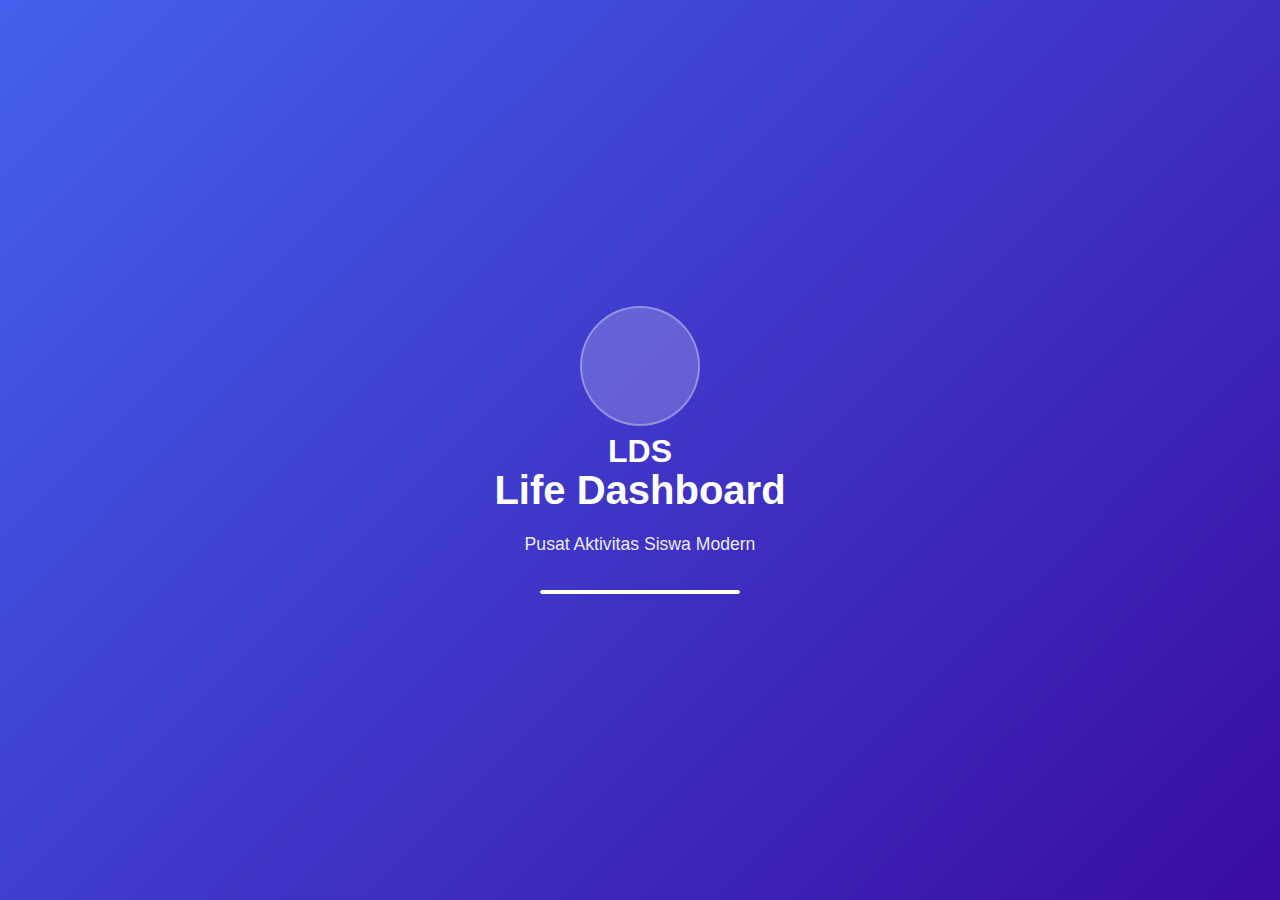
<file: index.html>
<!DOCTYPE html>
<html lang="id">
<head>
    <meta charset="UTF-8">
    <meta name="viewport" content="width=device-width, initial-scale=1.0">
    <title>Login - Life Dashboard Siswa</title>
    <link rel="stylesheet" href="styles/main.css">
    <link rel="stylesheet" href="styles/pages/login.css">
</head>
<body>
    <!-- Splash Screen -->
    <div id="splash-screen" class="splash-screen">
        <div class="splash-content">
            <div class="logo-animation">
                <div class="logo-circle pulse"></div>
                <div class="logo-text">LDS</div>
            </div>
            <h1 class="splash-title">Life Dashboard</h1>
            <p class="splash-subtitle">Pusat Aktivitas Siswa Modern</p>
            <div class="loading-bar">
                <div class="loading-progress"></div>
            </div>
        </div>
    </div>

    <!-- Login Screen -->
    <div id="login-screen" class="login-container">
        <div class="login-background">
            <div class="floating-shapes">
                <div class="shape shape-1"></div>
                <div class="shape shape-2"></div>
                <div class="shape shape-3"></div>
            </div>
        </div>
        
        <div class="login-card">
            <div class="login-header">
                <h2>Selamat Datang!</h2>
                <p>Masuk ke dashboard pribadi Anda</p>
            </div>
            
            <form id="login-form" class="login-form">
                <div class="input-group">
                    <div class="input-icon">📧</div>
                    <input type="email" id="email" placeholder="Email Anda" required>
                </div>
                
                <div class="input-group">
                    <div class="input-icon">🔒</div>
                    <input type="password" id="password" placeholder="Password" required>
                    <button type="button" class="password-toggle">👁️</button>
                </div>
                
                <div class="form-options">
                    <label class="checkbox">
                        <input type="checkbox" id="remember-me">
                        <span class="checkmark"></span>
                        Ingat saya
                    </label>
                    <a href="#" class="forgot-password">Lupa password?</a>
                </div>
                
                <button type="submit" class="btn btn-primary btn-login">
                    <span class="btn-text">Masuk</span>
                    <div class="btn-loader">
                        <div class="spinner"></div>
                    </div>
                </button>
            </form>
            
            <div class="login-footer">
                <p>Belum punya akun? <a href="#" id="show-register">Daftar di sini</a></p>
            </div>
        </div>
    </div>

    <script>
        // Simple login logic untuk redirect ke dashboard
        document.getElementById('login-form').addEventListener('submit', function(e) {
            e.preventDefault();
            
            const email = document.getElementById('email').value;
            const password = document.getElementById('password').value;
            const rememberMe = document.getElementById('remember-me').checked;

            // Show loading
            const btnText = document.querySelector('.btn-text');
            const btnLoader = document.querySelector('.btn-loader');
            btnText.style.display = 'none';
            btnLoader.style.display = 'block';

            // Simulate login process
            setTimeout(() => {
                // Save user data
                const userData = {
                    name: 'Siswa',
                    email: email,
                    avatar: '👤'
                };
                localStorage.setItem('user_data', JSON.stringify(userData));
                if (rememberMe) {
                    localStorage.setItem('auth_token', 'demo_token');
                }

                // Redirect to dashboard
                window.location.href = 'dashboard.html';
            }, 2000);
        });

        // Password toggle
        document.querySelector('.password-toggle').addEventListener('click', function() {
            const passwordInput = document.getElementById('password');
            const type = passwordInput.getAttribute('type') === 'password' ? 'text' : 'password';
            passwordInput.setAttribute('type', type);
            this.textContent = type === 'password' ? '👁️' : '👁️‍🗨️';
        });

        // Auto hide splash screen
        setTimeout(() => {
            document.getElementById('splash-screen').style.display = 'none';
            document.getElementById('login-screen').style.display = 'flex';
        }, 3000);
    </script>
</body>
</html>
</file>
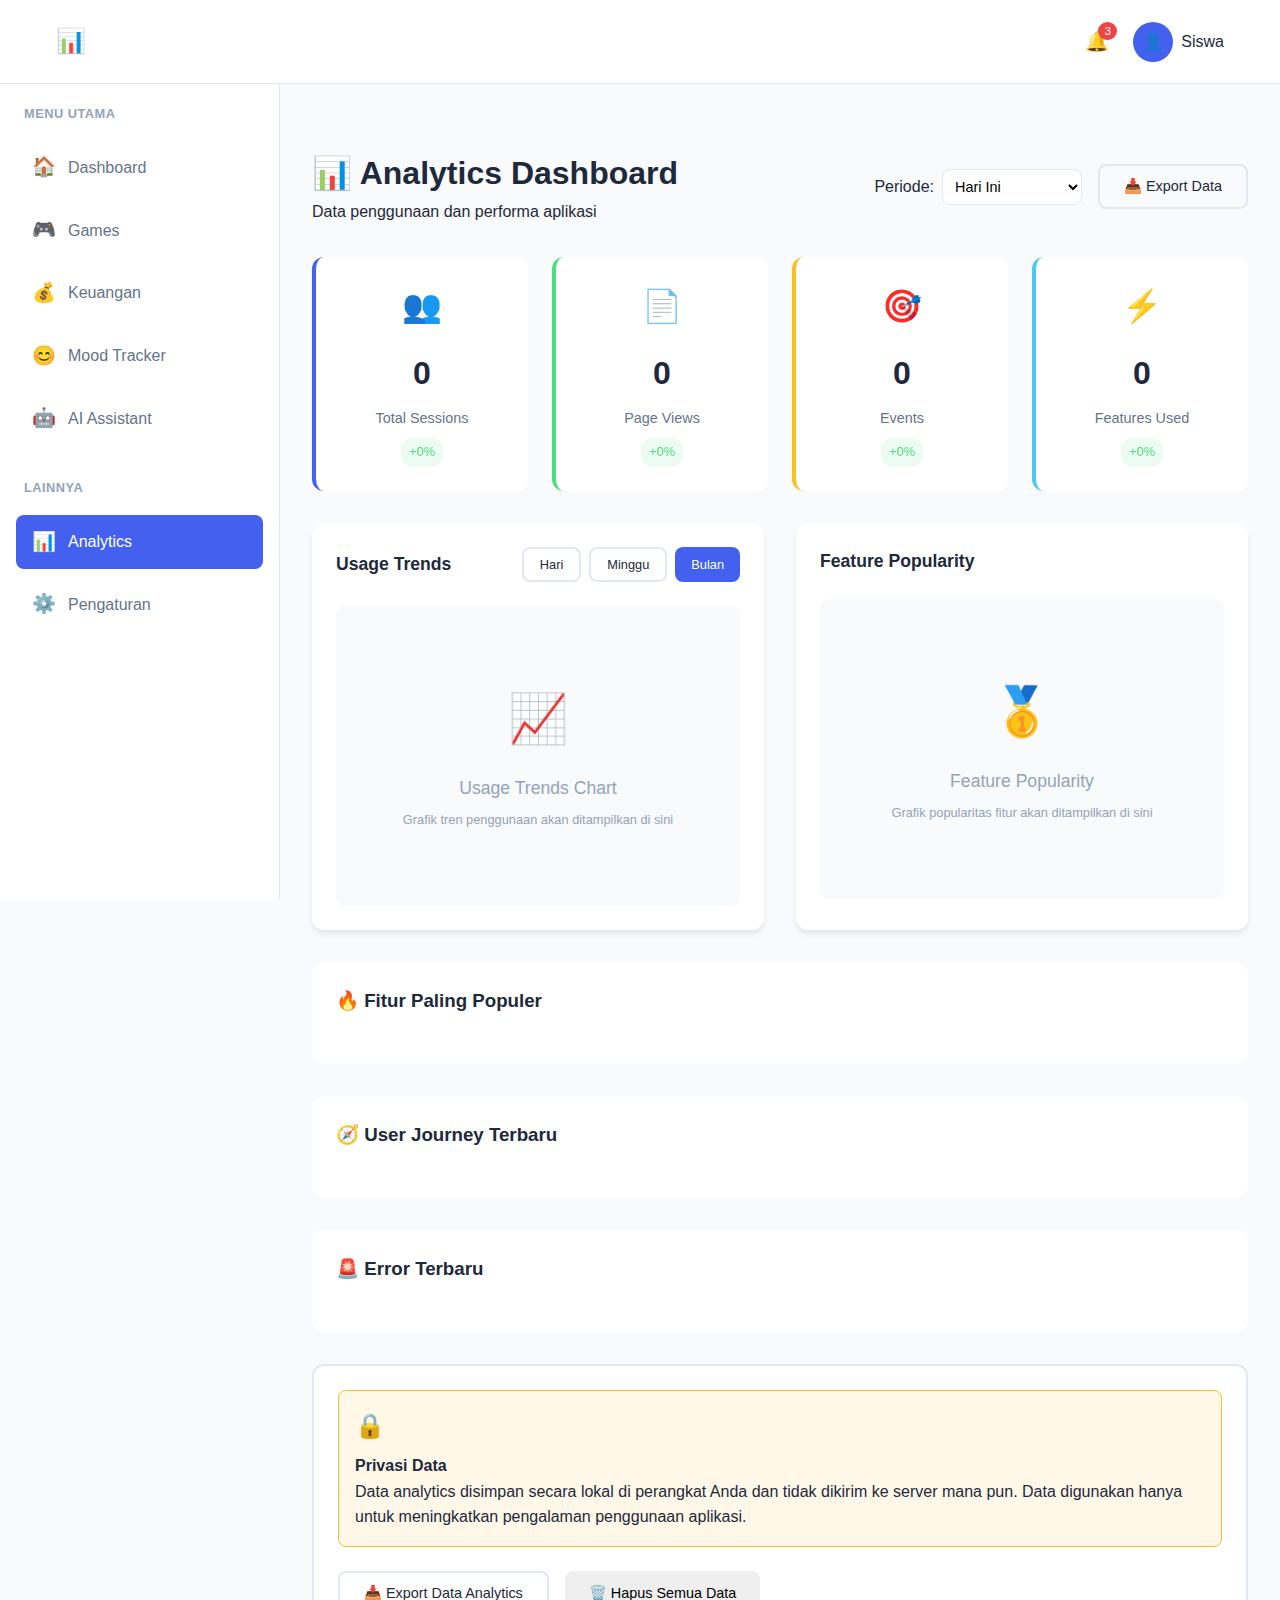
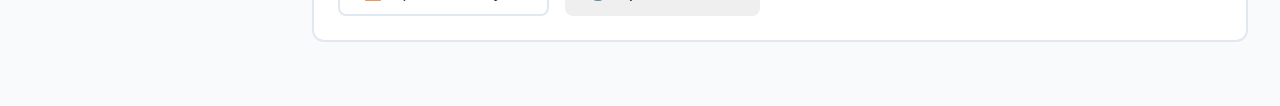
<file: analytics.html>
<!DOCTYPE html>
<html lang="id">
<head>
    <meta charset="UTF-8">
    <meta name="viewport" content="width=device-width, initial-scale=1.0">
    <title>Analytics - Life Dashboard Siswa</title>
    <link rel="stylesheet" href="styles/main.css">
    <link rel="stylesheet" href="styles/pages/dashboard.css">
    <link rel="stylesheet" href="styles/components/analytics.css">
</head>
<body>
    <div id="app" class="app-container">
        <!-- Header -->
        <header class="app-header">
            <div class="header-content">
                <button class="menu-toggle" id="menu-toggle">
                    <span></span>
                    <span></span>
                    <span></span>
                </button>
                
                <div class="logo">
                    <div class="logo-icon">📊</div>
                    <span class="logo-text">Life Dashboard</span>
                </div>
                
                <div class="header-actions">
                    <button class="notification-btn">
                        <span class="notification-icon">🔔</span>
                        <span class="notification-badge">3</span>
                    </button>
                    
                    <div class="user-profile">
                        <div class="user-avatar">
                            <span id="user-avatar">👤</span>
                        </div>
                        <span class="user-name" id="user-name">Siswa</span>
                    </div>
                </div>
            </div>
        </header>

        <!-- Sidebar Navigation -->
        <nav class="sidebar" id="sidebar">
            <div class="sidebar-content">
                <div class="nav-section">
                    <h3 class="nav-section-title">Menu Utama</h3>
                    <ul class="nav-menu">
                        <li class="nav-item">
                            <a href="dashboard.html" class="nav-link">
                                <span class="nav-icon">🏠</span>
                                <span class="nav-text">Dashboard</span>
                            </a>
                        </li>
                        <li class="nav-item">
                            <a href="games.html" class="nav-link">
                                <span class="nav-icon">🎮</span>
                                <span class="nav-text">Games</span>
                            </a>
                        </li>
                        <li class="nav-item">
                            <a href="finance.html" class="nav-link">
                                <span class="nav-icon">💰</span>
                                <span class="nav-text">Keuangan</span>
                            </a>
                        </li>
                        <li class="nav-item">
                            <a href="mood.html" class="nav-link">
                                <span class="nav-icon">😊</span>
                                <span class="nav-text">Mood Tracker</span>
                            </a>
                        </li>
                        <li class="nav-item">
                            <a href="chatbot.html" class="nav-link">
                                <span class="nav-icon">🤖</span>
                                <span class="nav-text">AI Assistant</span>
                            </a>
                        </li>
                    </ul>
                </div>
                
                <div class="nav-section">
                    <h3 class="nav-section-title">Lainnya</h3>
                    <ul class="nav-menu">
                        <li class="nav-item active">
                            <a href="analytics.html" class="nav-link">
                                <span class="nav-icon">📊</span>
                                <span class="nav-text">Analytics</span>
                            </a>
                        </li>
                        <li class="nav-item">
                            <a href="settings.html" class="nav-link">
                                <span class="nav-icon">⚙️</span>
                                <span class="nav-text">Pengaturan</span>
                            </a>
                        </li>
                    </ul>
                </div>
            </div>
        </nav>

        <!-- Main Content -->
        <main class="main-content">
            <div class="fade-in">
                <div class="analytics-dashboard">
                    <div class="analytics-header">
                        <div>
                            <h1>📊 Analytics Dashboard</h1>
                            <p class="subtitle">Data penggunaan dan performa aplikasi</p>
                        </div>
                        <div class="analytics-controls">
                            <div class="date-filter">
                                <label>Periode:</label>
                                <select class="filter-select" id="period-select">
                                    <option value="today">Hari Ini</option>
                                    <option value="yesterday">Kemarin</option>
                                    <option value="week">7 Hari Terakhir</option>
                                    <option value="month">30 Hari Terakhir</option>
                                    <option value="all">Semua Waktu</option>
                                </select>
                            </div>
                            <button class="btn btn-outline" onclick="analyticsManager.exportAnalyticsData()">
                                📥 Export Data
                            </button>
                        </div>
                    </div>

                    <!-- Stats Overview -->
                    <div class="stats-grid">
                        <div class="stat-card sessions">
                            <div class="stat-icon">👥</div>
                            <div class="stat-number" id="sessions-count">0</div>
                            <div class="stat-label">Total Sessions</div>
                            <div class="stat-change positive" id="sessions-change">+0%</div>
                        </div>
                        <div class="stat-card pageviews">
                            <div class="stat-icon">📄</div>
                            <div class="stat-number" id="pageviews-count">0</div>
                            <div class="stat-label">Page Views</div>
                            <div class="stat-change positive" id="pageviews-change">+0%</div>
                        </div>
                        <div class="stat-card events">
                            <div class="stat-icon">🎯</div>
                            <div class="stat-number" id="events-count">0</div>
                            <div class="stat-label">Events</div>
                            <div class="stat-change positive" id="events-change">+0%</div>
                        </div>
                        <div class="stat-card features">
                            <div class="stat-icon">⚡</div>
                            <div class="stat-number" id="features-count">0</div>
                            <div class="stat-label">Features Used</div>
                            <div class="stat-change positive" id="features-change">+0%</div>
                        </div>
                    </div>

                    <!-- Charts Section -->
                    <div class="charts-container">
                        <div class="chart-card">
                            <div class="chart-header">
                                <div class="chart-title">Usage Trends</div>
                                <div class="chart-actions">
                                    <button class="btn btn-outline btn-sm">Hari</button>
                                    <button class="btn btn-outline btn-sm">Minggu</button>
                                    <button class="btn btn-primary btn-sm">Bulan</button>
                                </div>
                            </div>
                            <div class="chart-placeholder">
                                <div>
                                    <div style="font-size: 3rem; margin-bottom: 1rem;">📈</div>
                                    <div>Usage Trends Chart</div>
                                    <div style="font-size: 0.8rem; color: var(--text-light); margin-top: 0.5rem;">
                                        Grafik tren penggunaan akan ditampilkan di sini
                                    </div>
                                </div>
                            </div>
                        </div>

                        <div class="chart-card">
                            <div class="chart-header">
                                <div class="chart-title">Feature Popularity</div>
                            </div>
                            <div class="chart-placeholder">
                                <div>
                                    <div style="font-size: 3rem; margin-bottom: 1rem;">🥇</div>
                                    <div>Feature Popularity</div>
                                    <div style="font-size: 0.8rem; color: var(--text-light); margin-top: 0.5rem;">
                                        Grafik popularitas fitur akan ditampilkan di sini
                                    </div>
                                </div>
                            </div>
                        </div>
                    </div>

                    <!-- Popular Features -->
                    <div class="features-list">
                        <h3 style="margin-bottom: 1.5rem;">🔥 Fitur Paling Populer</h3>
                        <div id="popular-features-list">
                            <!-- Features will be populated by JavaScript -->
                        </div>
                    </div>

                    <!-- User Journey -->
                    <div class="journey-container">
                        <h3 style="margin-bottom: 1.5rem;">🧭 User Journey Terbaru</h3>
                        <div class="journey-steps" id="recent-journey">
                            <!-- Journey steps will be populated by JavaScript -->
                        </div>
                    </div>

                    <!-- Recent Errors -->
                    <div class="errors-container">
                        <h3 style="margin-bottom: 1.5rem;">🚨 Error Terbaru</h3>
                        <div id="recent-errors">
                            <!-- Errors will be populated by JavaScript -->
                        </div>
                    </div>

                    <!-- Privacy Controls -->
                    <div class="privacy-controls">
                        <div class="privacy-warning">
                            <div class="privacy-warning-icon">🔒</div>
                            <h4>Privasi Data</h4>
                            <p>Data analytics disimpan secara lokal di perangkat Anda dan tidak dikirim ke server mana pun. Data digunakan hanya untuk meningkatkan pengalaman penggunaan aplikasi.</p>
                        </div>
                        <div class="privacy-actions">
                            <button class="btn btn-outline" onclick="analyticsManager.exportAnalyticsData()">
                                📥 Export Data Analytics
                            </button>
                            <button class="btn btn-error" onclick="analyticsManager.clearAnalyticsData()">
                                🗑️ Hapus Semua Data
                            </button>
                        </div>
                    </div>
                </div>
            </div>
        </main>

        <!-- Mobile Bottom Navigation -->
        <nav class="bottom-nav">
            <a href="dashboard.html" class="bottom-nav-item">
                <span class="bottom-nav-icon">🏠</span>
                <span class="bottom-nav-text">Home</span>
            </a>
            <a href="games.html" class="bottom-nav-item">
                <span class="bottom-nav-icon">🎮</span>
                <span class="bottom-nav-text">Games</span>
            </a>
            <a href="finance.html" class="bottom-nav-item">
                <span class="bottom-nav-icon">💰</span>
                <span class="bottom-nav-text">Finance</span>
            </a>
            <a href="mood.html" class="bottom-nav-item">
                <span class="bottom-nav-icon">😊</span>
                <span class="bottom-nav-text">Mood</span>
            </a>
        </nav>
    </div>

    <script src="scripts/main.js"></script>
    <script src="scripts/components/analytics.js"></script>
    <script>
        // Initialize analytics page when loaded
        document.addEventListener('DOMContentLoaded', function() {
            // Load analytics data
            if (window.analyticsManager) {
                loadAnalyticsData();
            }
            
            // Setup period filter
            document.getElementById('period-select').addEventListener('change', function() {
                loadAnalyticsData();
            });
        });

        function loadAnalyticsData() {
            const period = document.getElementById('period-select').value;
            const dailyStats = window.analyticsManager.getDailyStats();
            
            // Update stats cards
            document.getElementById('sessions-count').textContent = dailyStats.sessions;
            document.getElementById('pageviews-count').textContent = dailyStats.pageViews;
            document.getElementById('events-count').textContent = dailyStats.events;
            document.getElementById('features-count').textContent = dailyStats.uniqueFeatures;
            
            // Load popular features
            loadPopularFeatures();
            
            // Load recent journey
            loadRecentJourney();
            
            // Load recent errors
            loadRecentErrors();
        }

        function loadPopularFeatures() {
            const popularFeatures = window.analyticsManager.getPopularFeatures(5);
            const container = document.getElementById('popular-features-list');
            
            if (!container) return;
            
            if (popularFeatures.length === 0) {
                container.innerHTML = `
                    <div class="no-data">
                        <div class="no-data-icon">📊</div>
                        <div class="no-data-title">Belum ada data</div>
                        <div class="no-data-desc">Gunakan aplikasi untuk melihat analytics</div>
                    </div>
                `;
                return;
            }
            
            container.innerHTML = popularFeatures.map(feature => `
                <div class="feature-item">
                    <div class="feature-info">
                        <div class="feature-icon">${feature.name.charAt(0).toUpperCase()}</div>
                        <div class="feature-name">${formatFeatureName(feature.name)}</div>
                    </div>
                    <div class="feature-stats">
                        <div class="feature-count">${feature.count}x</div>
                        <div class="feature-last-used">${new Date(feature.lastUsed).toLocaleDateString('id-ID')}</div>
                    </div>
                </div>
            `).join('');
        }

        function loadRecentJourney() {
            const recentJourney = window.analyticsManager.getUserJourney();
            const container = document.getElementById('recent-journey');
            
            if (!container) return;
            
            if (recentJourney.length === 0) {
                container.innerHTML = `
                    <div class="no-data">
                        <div class="no-data-icon">🧭</div>
                        <div class="no-data-title">Belum ada journey</div>
                        <div class="no-data-desc">Navigasi aplikasi untuk melihat user journey</div>
                    </div>
                `;
                return;
            }
            
            container.innerHTML = recentJourney.slice(-5).reverse().map(step => `
                <div class="journey-step">
                    <div class="step-number">${step.sequence}</div>
                    <div class="step-content">
                        <div class="step-page">${formatPageName(step.page)}</div>
                        <div class="step-time">${new Date(step.timestamp).toLocaleString('id-ID')}</div>
                    </div>
                </div>
            `).join('');
        }

        function loadRecentErrors() {
            const recentErrors = window.analyticsManager.analyticsData.errors.slice(-5).reverse();
            const container = document.getElementById('recent-errors');
            
            if (!container) return;
            
            if (recentErrors.length === 0) {
                container.innerHTML = `
                    <div class="no-data">
                        <div class="no-data-icon">✅</div>
                        <div class="no-data-title">Tidak ada error</div>
                        <div class="no-data-desc">Aplikasi berjalan dengan baik!</div>
                    </div>
                `;
                return;
            }
            
            container.innerHTML = recentErrors.map(error => `
                <div class="error-item">
                    <div class="error-type">${error.type}</div>
                    <div class="error-message">${error.message}</div>
                    <div class="error-meta">
                        <span>${new Date(error.timestamp).toLocaleString('id-ID')}</span>
                        ${error.filename ? `<span>File: ${error.filename}</span>` : ''}
                        ${error.lineNumber ? `<span>Line: ${error.lineNumber}</span>` : ''}
                    </div>
                </div>
            `).join('');
        }

        function formatFeatureName(featureName) {
            const names = {
                'finance_add_transaction': 'Tambah Transaksi',
                'finance_save_data': 'Simpan Data Keuangan',
                'mood_track': 'Track Mood',
                'game_start': 'Mulai Game',
                'game_score_save': 'Simpan Score Game',
                'chatbot_message': 'Pesan Chatbot'
            };
            
            return names[featureName] || featureName.replace(/_/g, ' ').replace(/\b\w/g, l => l.toUpperCase());
        }

        function formatPageName(pageName) {
            const names = {
                'dashboard': 'Dashboard Utama',
                'finance': 'Laporan Keuangan',
                'mood': 'Mood Tracker',
                'games': 'Games & Hiburan',
                'chatbot': 'AI Assistant',
                'analytics': 'Analytics Dashboard',
                'settings': 'Pengaturan'
            };
            
            return names[pageName] || pageName.charAt(0).toUpperCase() + pageName.slice(1);
        }
    </script>
</body>
</html>
</file>
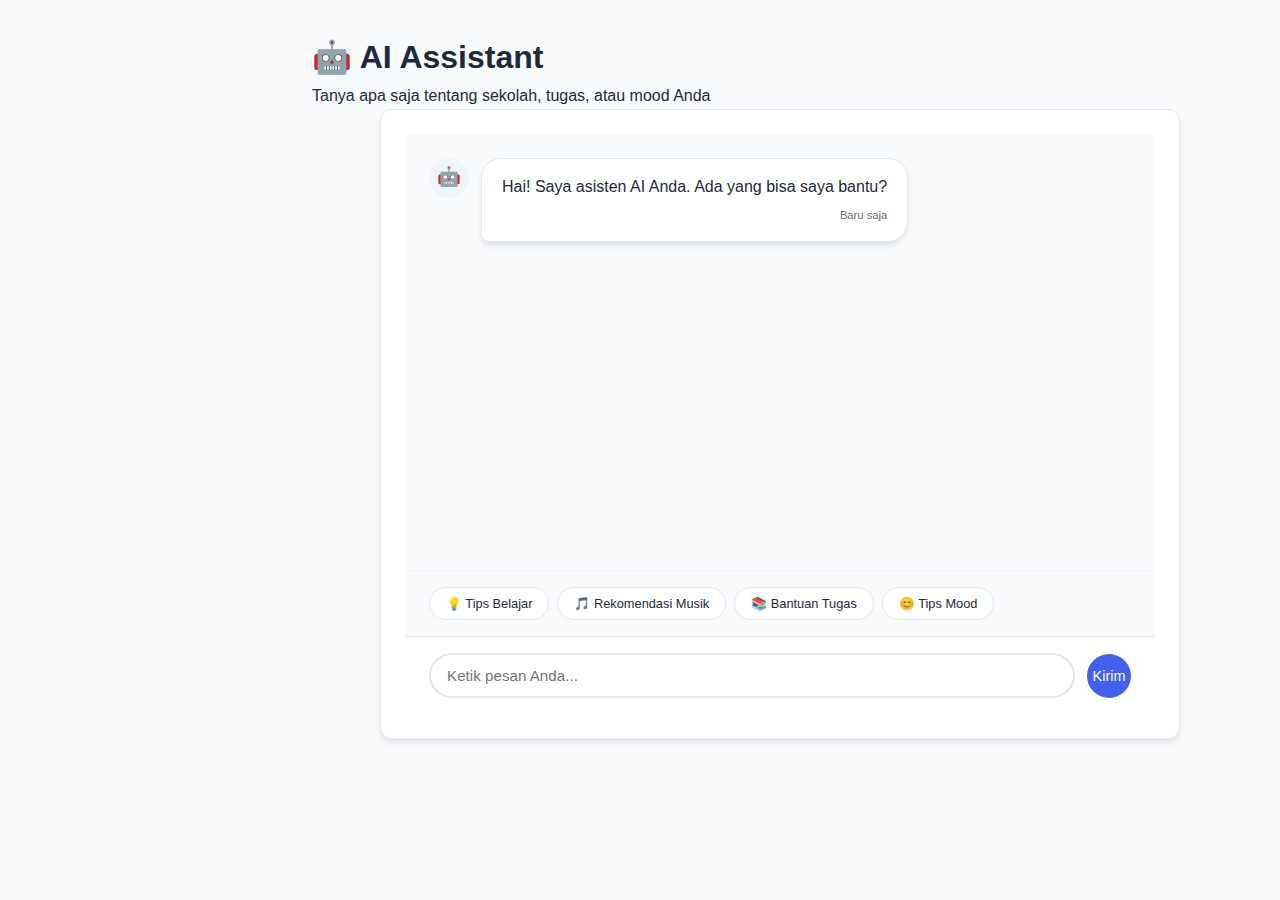
<file: chatbot.html>
<!DOCTYPE html>
<html lang="id">
<head>
    <meta charset="UTF-8">
    <meta name="viewport" content="width=device-width, initial-scale=1.0">
    <title>AI Assistant - Life Dashboard Siswa</title>
    <link rel="stylesheet" href="styles/main.css">
    <link rel="stylesheet" href="styles/pages/chatbot.css">
</head>
<body>
    <div id="app" class="app-container">
        <!-- Header, Sidebar, Bottom Nav -->
        
        <main class="main-content">
            <div class="page-header">
                <h1>🤖 AI Assistant</h1>
                <p>Tanya apa saja tentang sekolah, tugas, atau mood Anda</p>
            </div>
            
            <div class="card chat-container">
                <div class="chat-messages" id="chat-messages">
                    <div class="message bot-message">
                        <div class="message-avatar">🤖</div>
                        <div class="message-content">
                            <div class="message-text">Hai! Saya asisten AI Anda. Ada yang bisa saya bantu?</div>
                            <div class="message-time">Baru saja</div>
                        </div>
                    </div>
                </div>
                
                <div class="quick-replies">
                    <button class="quick-reply" data-message="Tips belajar efektif">💡 Tips Belajar</button>
                    <button class="quick-reply" data-message="Rekomendasi musik">🎵 Rekomendasi Musik</button>
                    <button class="quick-reply" data-message="Bantuan tugas">📚 Bantuan Tugas</button>
                    <button class="quick-reply" data-message="Cara meningkatkan mood">😊 Tips Mood</button>
                </div>
                
                <div class="chat-input-container">
                    <div class="chat-input-group">
                        <input type="text" id="chat-input" placeholder="Ketik pesan Anda..." class="chat-input">
                        <button id="send-message" class="btn btn-primary btn-send">
                            <span>Kirim</span>
                        </button>
                    </div>
                </div>
            </div>
        </main>
    </div>

    <script src="scripts/main.js"></script>
    <script src="scripts/components/chatbot.js"></script>
</body>
</html>
</file>
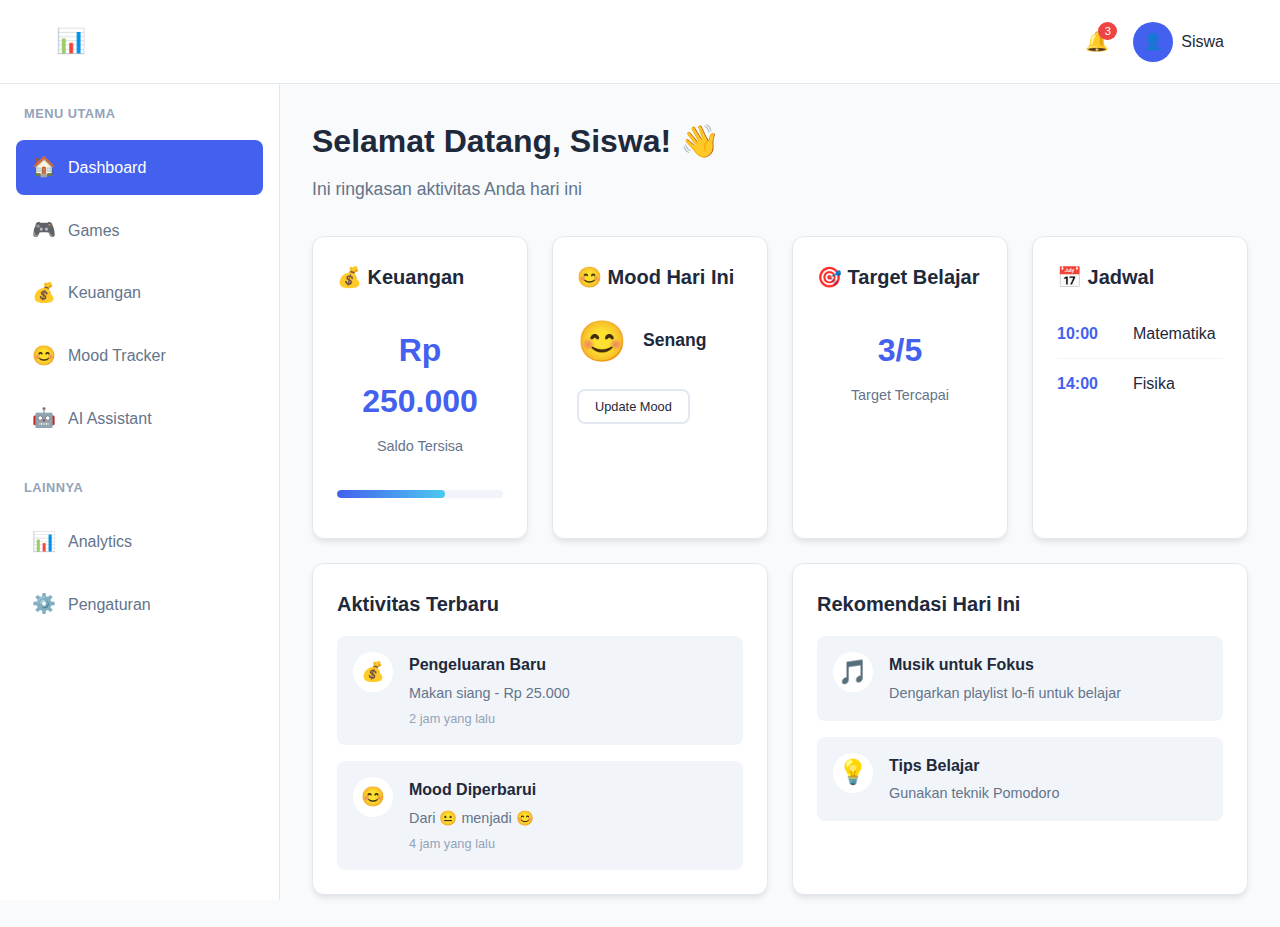
<file: dashboard.html>
<!DOCTYPE html>
<html lang="id">
<head>
    <meta charset="UTF-8">
    <meta name="viewport" content="width=device-width, initial-scale=1.0">
    <title>Dashboard - Life Dashboard Siswa</title>
    <link rel="stylesheet" href="styles/main.css">
    <link rel="stylesheet" href="styles/pages/dashboard.css">
</head>
<body>
    <div id="app" class="app-container">
        <header class="app-header">
            <div class="header-content">
                <button class="menu-toggle" id="menu-toggle">
                    <span></span>
                    <span></span>
                    <span></span>
                </button>
                
                <div class="logo">
                    <div class="logo-icon">📊</div>
                    <span class="logo-text">Life Dashboard</span>
                </div>
                
                <div class="header-actions">
                    <button class="notification-btn">
                        <span class="notification-icon">🔔</span>
                        <span class="notification-badge">3</span>
                    </button>
                    
                    <div class="user-profile">
                        <div class="user-avatar">
                            <span id="user-avatar">👤</span>
                        </div>
                        <span class="user-name" id="user-name">Siswa</span>
                    </div>
                </div>
            </div>
        </header>

        <nav class="sidebar" id="sidebar">
            <div class="sidebar-content">
                <div class="nav-section">
                    <h3 class="nav-section-title">Menu Utama</h3>
                    <ul class="nav-menu">
                        <li class="nav-item active">
                            <a href="dashboard.html" class="nav-link">
                                <span class="nav-icon">🏠</span>
                                <span class="nav-text">Dashboard</span>
                            </a>
                        </li>
                        <li class="nav-item">
                            <a href="games.html" class="nav-link">
                                <span class="nav-icon">🎮</span>
                                <span class="nav-text">Games</span>
                            </a>
                        </li>
                        <li class="nav-item">
                            <a href="finance.html" class="nav-link">
                                <span class="nav-icon">💰</span>
                                <span class="nav-text">Keuangan</span>
                            </a>
                        </li>
                        <li class="nav-item">
                            <a href="mood.html" class="nav-link">
                                <span class="nav-icon">😊</span>
                                <span class="nav-text">Mood Tracker</span>
                            </a>
                        </li>
                        <li class="nav-item">
                            <a href="chatbot.html" class="nav-link">
                                <span class="nav-icon">🤖</span>
                                <span class="nav-text">AI Assistant</span>
                            </a>
                        </li>
                    </ul>
                </div>
                
                <div class="nav-section">
                    <h3 class="nav-section-title">Lainnya</h3>
                    <ul class="nav-menu">
                        <li class="nav-item">
                            <a href="analytics.html" class="nav-link">
                                <span class="nav-icon">📊</span>
                                <span class="nav-text">Analytics</span>
                            </a>
                        </li>
                        <li class="nav-item">
                            <a href="settings.html" class="nav-link">
                                <span class="nav-icon">⚙️</span>
                                <span class="nav-text">Pengaturan</span>
                            </a>
                        </li>
                    </ul>
                </div>
            </div>
        </nav>

        <main class="main-content">
            <div class="dashboard-header">
                <h1>Selamat Datang, <span id="greeting-name">Siswa</span>! 👋</h1>
                <p class="subtitle">Ini ringkasan aktivitas Anda hari ini</p>
            </div>
            
            <div class="grid grid-4">
                <div class="card">
                    <div class="card-header">
                        <h3 class="card-title">💰 Keuangan</h3>
                    </div>
                    <div class="card-content">
                        <div class="stat">
                            <div class="stat-value">Rp 250.000</div>
                            <div class="stat-label">Saldo Tersisa</div>
                        </div>
                        <div class="progress-bar">
                            <div class="progress-fill" style="width: 65%"></div>
                        </div>
                    </div>
                </div>
                
                <div class="card">
                    <div class="card-header">
                        <h3 class="card-title">😊 Mood Hari Ini</h3>
                    </div>
                    <div class="card-content">
                        <div class="mood-display">
                            <span class="mood-emoji">😊</span>
                            <span class="mood-text">Senang</span>
                        </div>
                        <button class="btn btn-outline btn-sm" onclick="location.href='mood.html'">Update Mood</button>
                    </div>
                </div>
                
                <div class="card">
                    <div class="card-header">
                        <h3 class="card-title">🎯 Target Belajar</h3>
                    </div>
                    <div class="card-content">
                        <div class="stat">
                            <div class="stat-value">3/5</div>
                            <div class="stat-label">Target Tercapai</div>
                        </div>
                    </div>
                </div>
                
                <div class="card">
                    <div class="card-header">
                        <h3 class="card-title">📅 Jadwal</h3>
                    </div>
                    <div class="card-content">
                        <div class="schedule-item">
                            <div class="schedule-time">10:00</div>
                            <div class="schedule-title">Matematika</div>
                        </div>
                        <div class="schedule-item">
                            <div class="schedule-time">14:00</div>
                            <div class="schedule-title">Fisika</div>
                        </div>
                    </div>
                </div>
            </div>
            
            <div class="grid grid-2" style="margin-top: 1.5rem;">
                <div class="card">
                    <div class="card-header">
                        <h3 class="card-title">Aktivitas Terbaru</h3>
                    </div>
                    <div class="card-content">
                        <div class="activity-list">
                            <div class="activity-item">
                                <div class="activity-icon">💰</div>
                                <div class="activity-content">
                                    <div class="activity-title">Pengeluaran Baru</div>
                                    <div class="activity-desc">Makan siang - Rp 25.000</div>
                                    <div class="activity-time">2 jam yang lalu</div>
                                </div>
                            </div>
                            <div class="activity-item">
                                <div class="activity-icon">😊</div>
                                <div class="activity-content">
                                    <div class="activity-title">Mood Diperbarui</div>
                                    <div class="activity-desc">Dari 😐 menjadi 😊</div>
                                    <div class="activity-time">4 jam yang lalu</div>
                                </div>
                            </div>
                        </div>
                    </div>
                </div>
                
                <div class="card">
                    <div class="card-header">
                        <h3 class="card-title">Rekomendasi Hari Ini</h3>
                    </div>
                    <div class="card-content">
                        <div class="recommendation">
                            <div class="recommendation-icon">🎵</div>
                            <div class="recommendation-content">
                                <div class="recommendation-title">Musik untuk Fokus</div>
                                <div class="recommendation-desc">Dengarkan playlist lo-fi untuk belajar</div>
                            </div>
                        </div>
                        <div class="recommendation">
                            <div class="recommendation-icon">💡</div>
                            <div class="recommendation-content">
                                <div class="recommendation-title">Tips Belajar</div>
                                <div class="recommendation-desc">Gunakan teknik Pomodoro</div>
                            </div>
                        </div>
                    </div>
                </div>
            </div>
        </main>

        <nav class="bottom-nav">
            <a href="dashboard.html" class="bottom-nav-item active">
                <span class="bottom-nav-icon">🏠</span>
                <span class="bottom-nav-text">Home</span>
            </a>
            <a href="games.html" class="bottom-nav-item">
                <span class="bottom-nav-icon">🎮</span>
                <span class="bottom-nav-text">Games</span>
            </a>
            <a href="finance.html" class="bottom-nav-item">
                <span class="bottom-nav-icon">💰</span>
                <span class="bottom-nav-text">Finance</span>
            </a>
            <a href="mood.html" class="bottom-nav-item">
                <span class="bottom-nav-icon">😊</span>
                <span class="bottom-nav-text">Mood</span>
            </a>
        </nav>
    </div>

    <script src="scripts/main.js"></script>
    <script src="scripts/utils/helpers.js"></script>
</body>
</html>
</file>
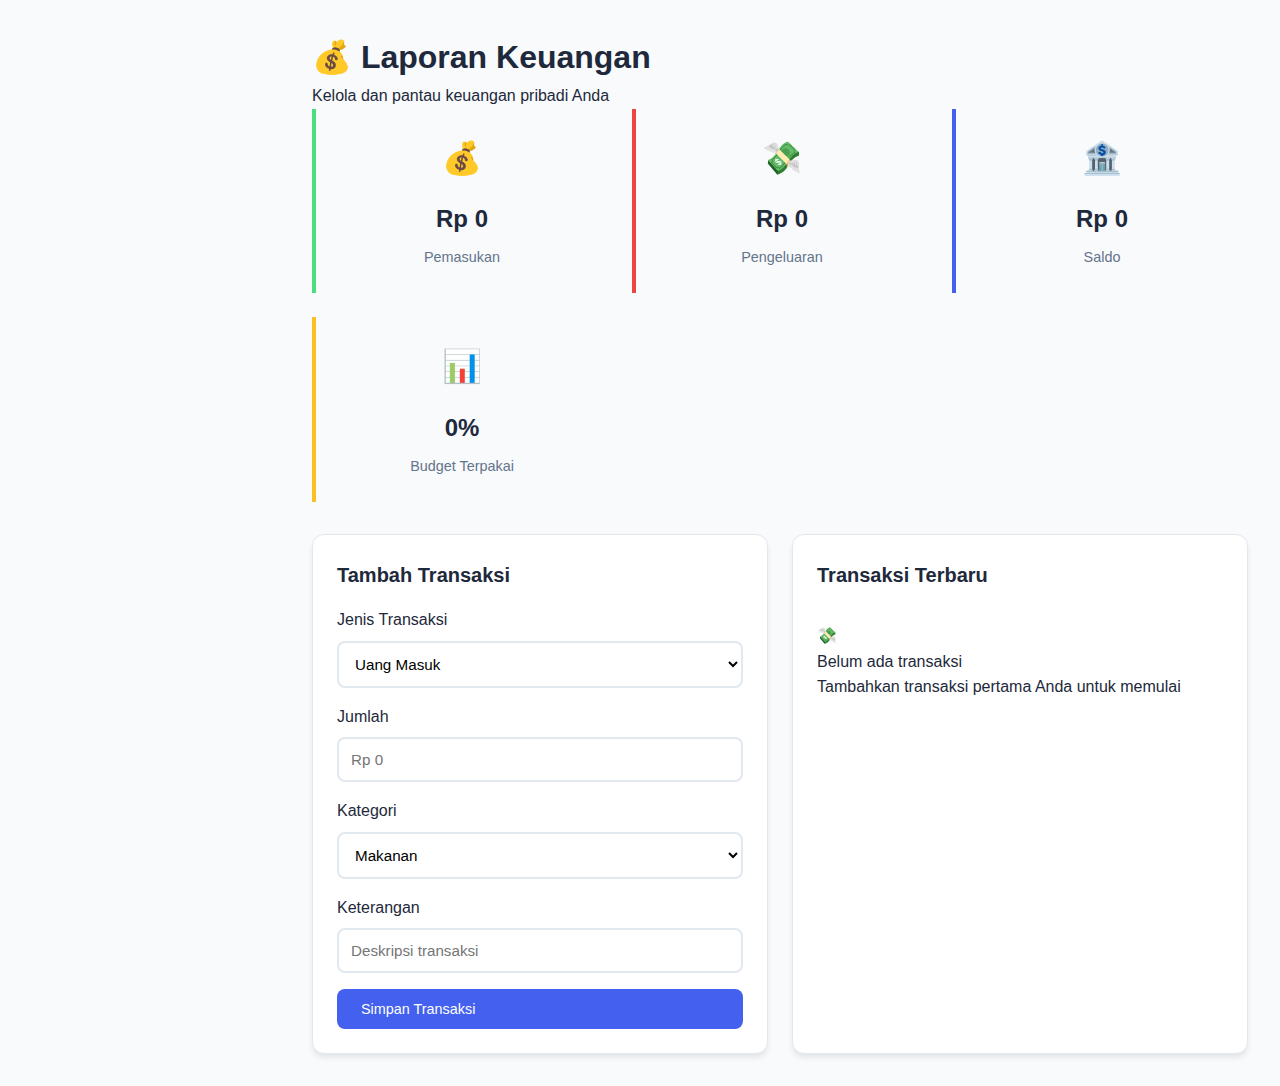
<file: finance.html>
<!DOCTYPE html>
<html lang="id">
<head>
    <meta charset="UTF-8">
    <meta name="viewport" content="width=device-width, initial-scale=1.0">
    <title>Keuangan - Life Dashboard Siswa</title>
    <link rel="stylesheet" href="styles/main.css">
    <link rel="stylesheet" href="styles/pages/finance.css">
</head>
<body>
    <div id="app" class="app-container">
        <!-- Header, Sidebar, Bottom Nav -->
        
        <main class="main-content">
            <div class="page-header">
                <h1>💰 Laporan Keuangan</h1>
                <p>Kelola dan pantau keuangan pribadi Anda</p>
            </div>
            
            <div class="finance-overview">
                <div class="overview-card income">
                    <div class="overview-icon">💰</div>
                    <div class="overview-value">Rp 1.250.000</div>
                    <div class="overview-label">Pemasukan</div>
                </div>
                <div class="overview-card expense">
                    <div class="overview-icon">💸</div>
                    <div class="overview-value">Rp 850.000</div>
                    <div class="overview-label">Pengeluaran</div>
                </div>
                <div class="overview-card balance">
                    <div class="overview-icon">🏦</div>
                    <div class="overview-value">Rp 400.000</div>
                    <div class="overview-label">Saldo</div>
                </div>
                <div class="overview-card budget">
                    <div class="overview-icon">📊</div>
                    <div class="overview-value">68%</div>
                    <div class="overview-label">Budget Terpakai</div>
                </div>
            </div>
            
            <div class="grid grid-2">
                <div class="card">
                    <div class="card-header">
                        <h3 class="card-title">Tambah Transaksi</h3>
                    </div>
                    <div class="card-content">
                        <form id="finance-form" class="finance-form">
                            <div class="form-group">
                                <label>Jenis Transaksi</label>
                                <select name="type" class="form-select" required>
                                    <option value="income">Uang Masuk</option>
                                    <option value="expense">Uang Keluar</option>
                                </select>
                            </div>
                            
                            <div class="form-group">
                                <label>Jumlah</label>
                                <input type="number" name="amount" placeholder="Rp 0" class="form-input" required>
                            </div>
                            
                            <div class="form-group">
                                <label>Kategori</label>
                                <select name="category" class="form-select" required>
                                    <option value="food">Makanan</option>
                                    <option value="transport">Transportasi</option>
                                    <option value="entertainment">Hiburan</option>
                                    <option value="education">Pendidikan</option>
                                    <option value="other">Lainnya</option>
                                </select>
                            </div>
                            
                            <div class="form-group">
                                <label>Keterangan</label>
                                <input type="text" name="description" placeholder="Deskripsi transaksi" class="form-input" required>
                            </div>
                            
                            <button type="submit" class="btn btn-primary">Simpan Transaksi</button>
                        </form>
                    </div>
                </div>
                
                <div class="card">
                    <div class="card-header">
                        <h3 class="card-title">Transaksi Terbaru</h3>
                    </div>
                    <div class="card-content">
                        <div class="transaction-list" id="transaction-list">
                            <!-- Transactions will be loaded by JavaScript -->
                        </div>
                    </div>
                </div>
            </div>
        </main>
    </div>

    <script src="scripts/main.js"></script>
    <script src="scripts/components/finance.js"></script>
</body>
</html>
</file>
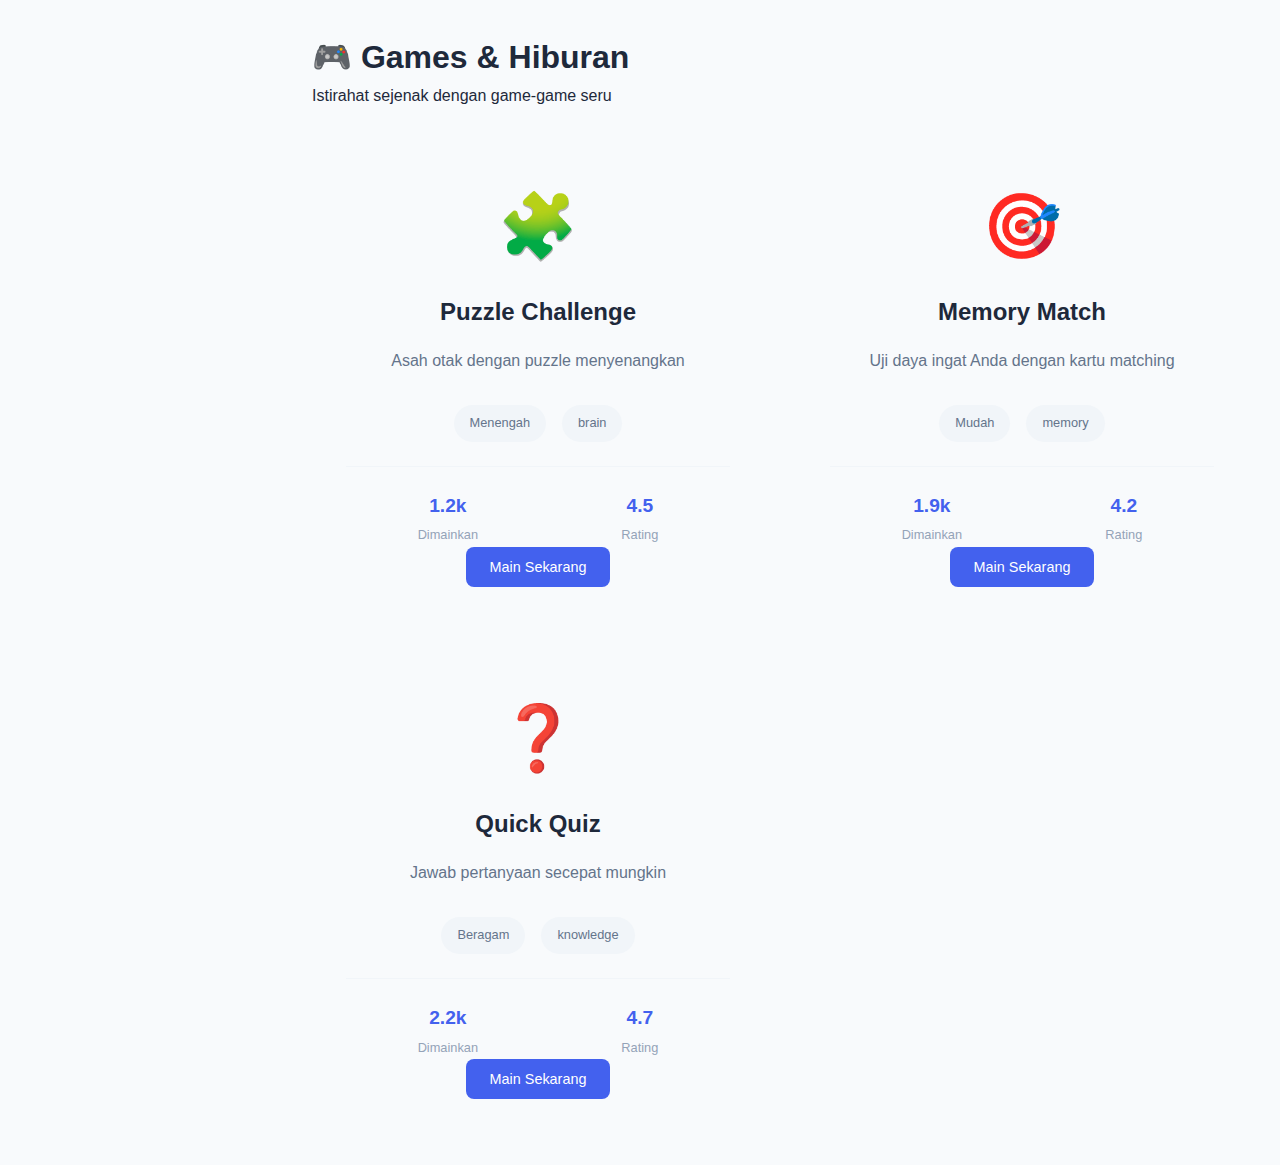
<file: games.html>
<!DOCTYPE html>
<html lang="id">
<head>
    <meta charset="UTF-8">
    <meta name="viewport" content="width=device-width, initial-scale=1.0">
    <title>Games - Life Dashboard Siswa</title>
    <link rel="stylesheet" href="styles/main.css">
    <link rel="stylesheet" href="styles/pages/games.css">
</head>
<body>
    <div id="app" class="app-container">
        <!-- Header, Sidebar, Bottom Nav sama seperti dashboard.html -->
        
        <main class="main-content">
            <div class="page-header">
                <h1>🎮 Games & Hiburan</h1>
                <p>Istirahat sejenak dengan game-game seru</p>
            </div>
            
            <div class="games-grid">
                <div class="card game-card" data-game="puzzle">
                    <div class="game-icon">🧩</div>
                    <h3 class="game-title">Puzzle Challenge</h3>
                    <p class="game-desc">Asah otak dengan puzzle menyenangkan</p>
                    
                    <div class="game-features">
                        <span class="game-feature">Menengah</span>
                        <span class="game-feature">Brain</span>
                    </div>
                    
                    <div class="game-stats">
                        <div class="game-stat">
                            <span class="stat-number">1.2k</span>
                            <span class="stat-label">Dimainkan</span>
                        </div>
                        <div class="game-stat">
                            <span class="stat-number">4.5</span>
                            <span class="stat-label">Rating</span>
                        </div>
                    </div>
                    
                    <button class="btn btn-primary">Main Sekarang</button>
                </div>
                
                <div class="card game-card" data-game="memory">
                    <div class="game-icon">🎯</div>
                    <h3 class="game-title">Memory Match</h3>
                    <p class="game-desc">Uji daya ingat Anda dengan kartu matching</p>
                    
                    <div class="game-features">
                        <span class="game-feature">Mudah</span>
                        <span class="game-feature">Memory</span>
                    </div>
                    
                    <div class="game-stats">
                        <div class="game-stat">
                            <span class="stat-number">1.8k</span>
                            <span class="stat-label">Dimainkan</span>
                        </div>
                        <div class="game-stat">
                            <span class="stat-number">4.2</span>
                            <span class="stat-label">Rating</span>
                        </div>
                    </div>
                    
                    <button class="btn btn-primary">Main Sekarang</button>
                </div>
                
                <div class="card game-card" data-game="quiz">
                    <div class="game-icon">❓</div>
                    <h3 class="game-title">Quick Quiz</h3>
                    <p class="game-desc">Jawab pertanyaan secepat mungkin</p>
                    
                    <div class="game-features">
                        <span class="game-feature">Beragam</span>
                        <span class="game-feature">Knowledge</span>
                    </div>
                    
                    <div class="game-stats">
                        <div class="game-stat">
                            <span class="stat-number">2.1k</span>
                            <span class="stat-label">Dimainkan</span>
                        </div>
                        <div class="game-stat">
                            <span class="stat-number">4.7</span>
                            <span class="stat-label">Rating</span>
                        </div>
                    </div>
                    
                    <button class="btn btn-primary">Main Sekarang</button>
                </div>
            </div>
        </main>
    </div>

    <script src="scripts/main.js"></script>
    <script src="scripts/components/games.js"></script>
</body>
</html>
</file>
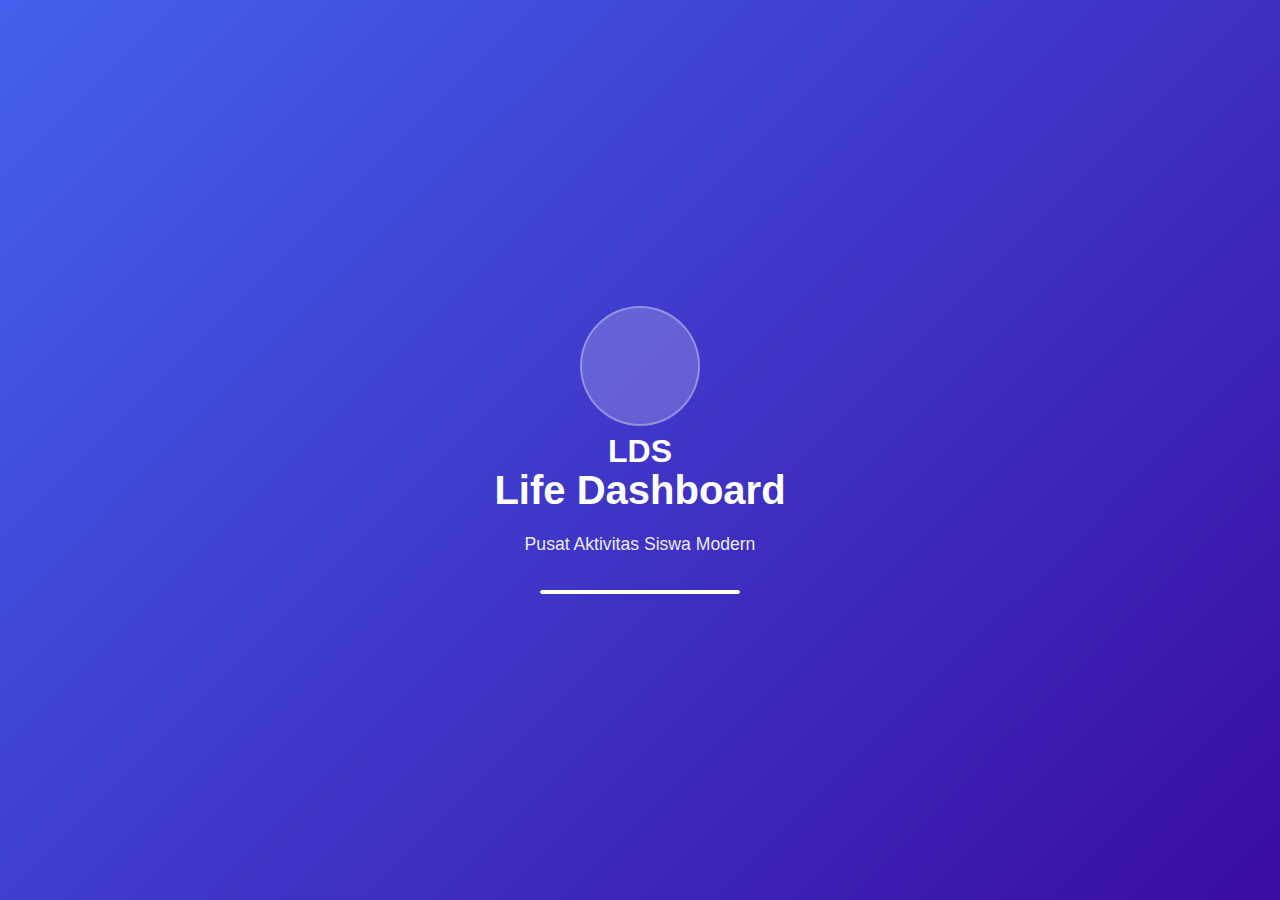
<file: login.html>
<!DOCTYPE html>
<html lang="id">
<head>
    <meta charset="UTF-8">
    <meta name="viewport" content="width=device-width, initial-scale=1.0">
    <title>Login - Life Dashboard Siswa</title>
    <link rel="stylesheet" href="styles/main.css">
    <link rel="stylesheet" href="styles/pages/login.css">
</head>
<body>
    <div id="splash-screen" class="splash-screen">
        <div class="splash-content">
            <div class="logo-animation">
                <div class="logo-circle pulse"></div>
                <div class="logo-text">LDS</div>
            </div>
            <h1 class="splash-title">Life Dashboard</h1>
            <p class="splash-subtitle">Pusat Aktivitas Siswa Modern</p>
            <div class="loading-bar">
                <div class="loading-progress"></div>
            </div>
        </div>
    </div>

    <div id="login-screen" class="login-container">
        <div class="login-background">
            <div class="floating-shapes">
                <div class="shape shape-1"></div>
                <div class="shape shape-2"></div>
                <div class="shape shape-3"></div>
            </div>
        </div>
        
        <div class="login-card">
            <div class="login-header">
                <h2>Selamat Datang!</h2>
                <p>Masuk ke dashboard pribadi Anda</p>
            </div>
            
            <form id="login-form" class="login-form">
                <div class="input-group">
                    <div class="input-icon">📧</div>
                    <input type="email" id="email" placeholder="Email Anda" required>
                </div>
                
                <div class="input-group">
                    <div class="input-icon">🔒</div>
                    <input type="password" id="password" placeholder="Password" required>
                    <button type="button" class="password-toggle">👁️</button>
                </div>
                
                <div class="form-options">
                    <label class="checkbox">
                        <input type="checkbox" id="remember-me">
                        <span class="checkmark"></span>
                        Ingat saya
                    </label>
                    <a href="#" class="forgot-password">Lupa password?</a>
                </div>
                
                <button type="submit" class="btn btn-primary btn-login">
                    <span class="btn-text">Masuk</span>
                    <div class="btn-loader">
                        <div class="spinner"></div>
                    </div>
                </button>
            </form>
            
            <div class="login-footer">
                <p>Belum punya akun? <a href="#" id="show-register">Daftar di sini</a></p>
            </div>
        </div>
    </div>

    <script src="scripts/main.js"></script>
    <script src="scripts/components/auth.js"></script>
    <script src="scripts/utils/helpers.js"></script>
</body>
</html>
</file>
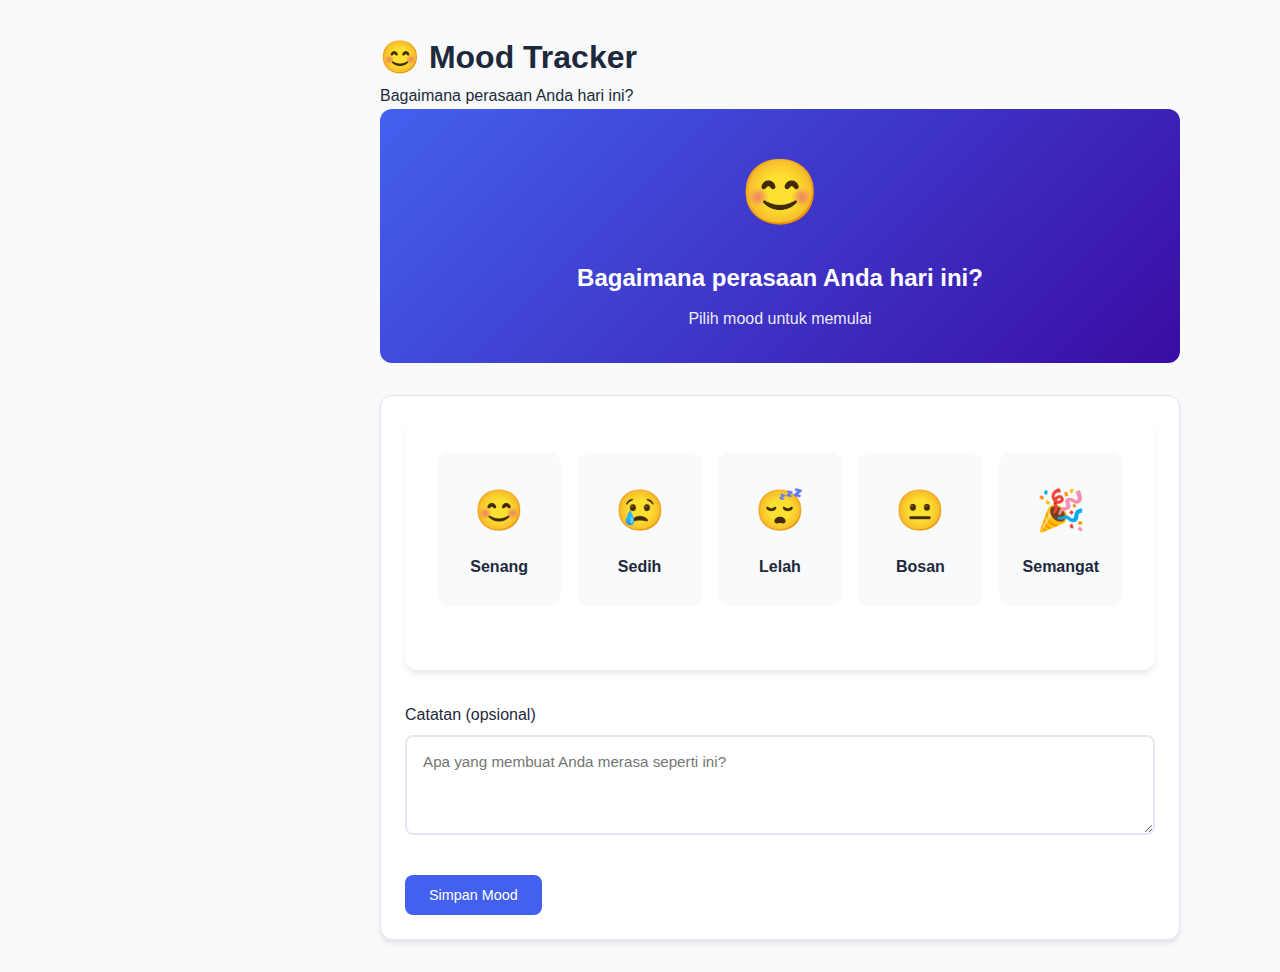
<file: mood.html>
<!DOCTYPE html>
<html lang="id">
<head>
    <meta charset="UTF-8">
    <meta name="viewport" content="width=device-width, initial-scale=1.0">
    <title>Mood Tracker - Life Dashboard Siswa</title>
    <link rel="stylesheet" href="styles/main.css">
    <link rel="stylesheet" href="styles/pages/mood.css">
</head>
<body>
    <div id="app" class="app-container">
        <!-- Header, Sidebar, Bottom Nav -->
        
        <main class="main-content">
            <div class="mood-tracker">
                <div class="page-header">
                    <h1>😊 Mood Tracker</h1>
                    <p>Bagaimana perasaan Anda hari ini?</p>
                </div>
                
                <div class="current-mood">
                    <div class="current-mood-emoji">😊</div>
                    <div class="current-mood-text">Senang</div>
                    <div class="current-mood-desc">Hari yang menyenangkan!</div>
                </div>
                
                <div class="card">
                    <div class="card-content">
                        <div class="mood-selector">
                            <div class="mood-options">
                                <div class="mood-option" data-mood="happy">
                                    <span class="mood-emoji">😊</span>
                                    <span class="mood-label">Senang</span>
                                </div>
                                <div class="mood-option" data-mood="sad">
                                    <span class="mood-emoji">😢</span>
                                    <span class="mood-label">Sedih</span>
                                </div>
                                <div class="mood-option" data-mood="tired">
                                    <span class="mood-emoji">😴</span>
                                    <span class="mood-label">Lelah</span>
                                </div>
                                <div class="mood-option" data-mood="bored">
                                    <span class="mood-emoji">😐</span>
                                    <span class="mood-label">Bosan</span>
                                </div>
                                <div class="mood-option" data-mood="excited">
                                    <span class="mood-emoji">🎉</span>
                                    <span class="mood-label">Semangat</span>
                                </div>
                            </div>
                        </div>
                        
                        <div class="mood-intensity hidden">
                            <label class="intensity-label">Seberapa kuat perasaan ini?</label>
                            <input type="range" class="intensity-slider" min="1" max="5" value="3">
                            <div class="intensity-labels">
                                <span>Sedikit</span>
                                <span>Lumayan</span>
                                <span>Normal</span>
                                <span>Cukup</span>
                                <span>Sangat</span>
                            </div>
                        </div>
                        
                        <div class="mood-notes">
                            <label class="notes-label">Catatan (opsional)</label>
                            <textarea class="notes-textarea" placeholder="Apa yang membuat Anda merasa seperti ini?"></textarea>
                        </div>
                        
                        <button class="btn btn-primary" id="save-mood">Simpan Mood</button>
                        
                        <div class="mood-recommendations hidden">
                            <h3>Rekomendasi untuk Anda</h3>
                            <div class="recommendation-list">
                                <!-- Recommendations will be loaded by JavaScript -->
                            </div>
                        </div>
                    </div>
                </div>
            </div>
        </main>
    </div>

    <script src="scripts/main.js"></script>
    <script src="scripts/components/mood.js"></script>
</body>
</html>
</file>
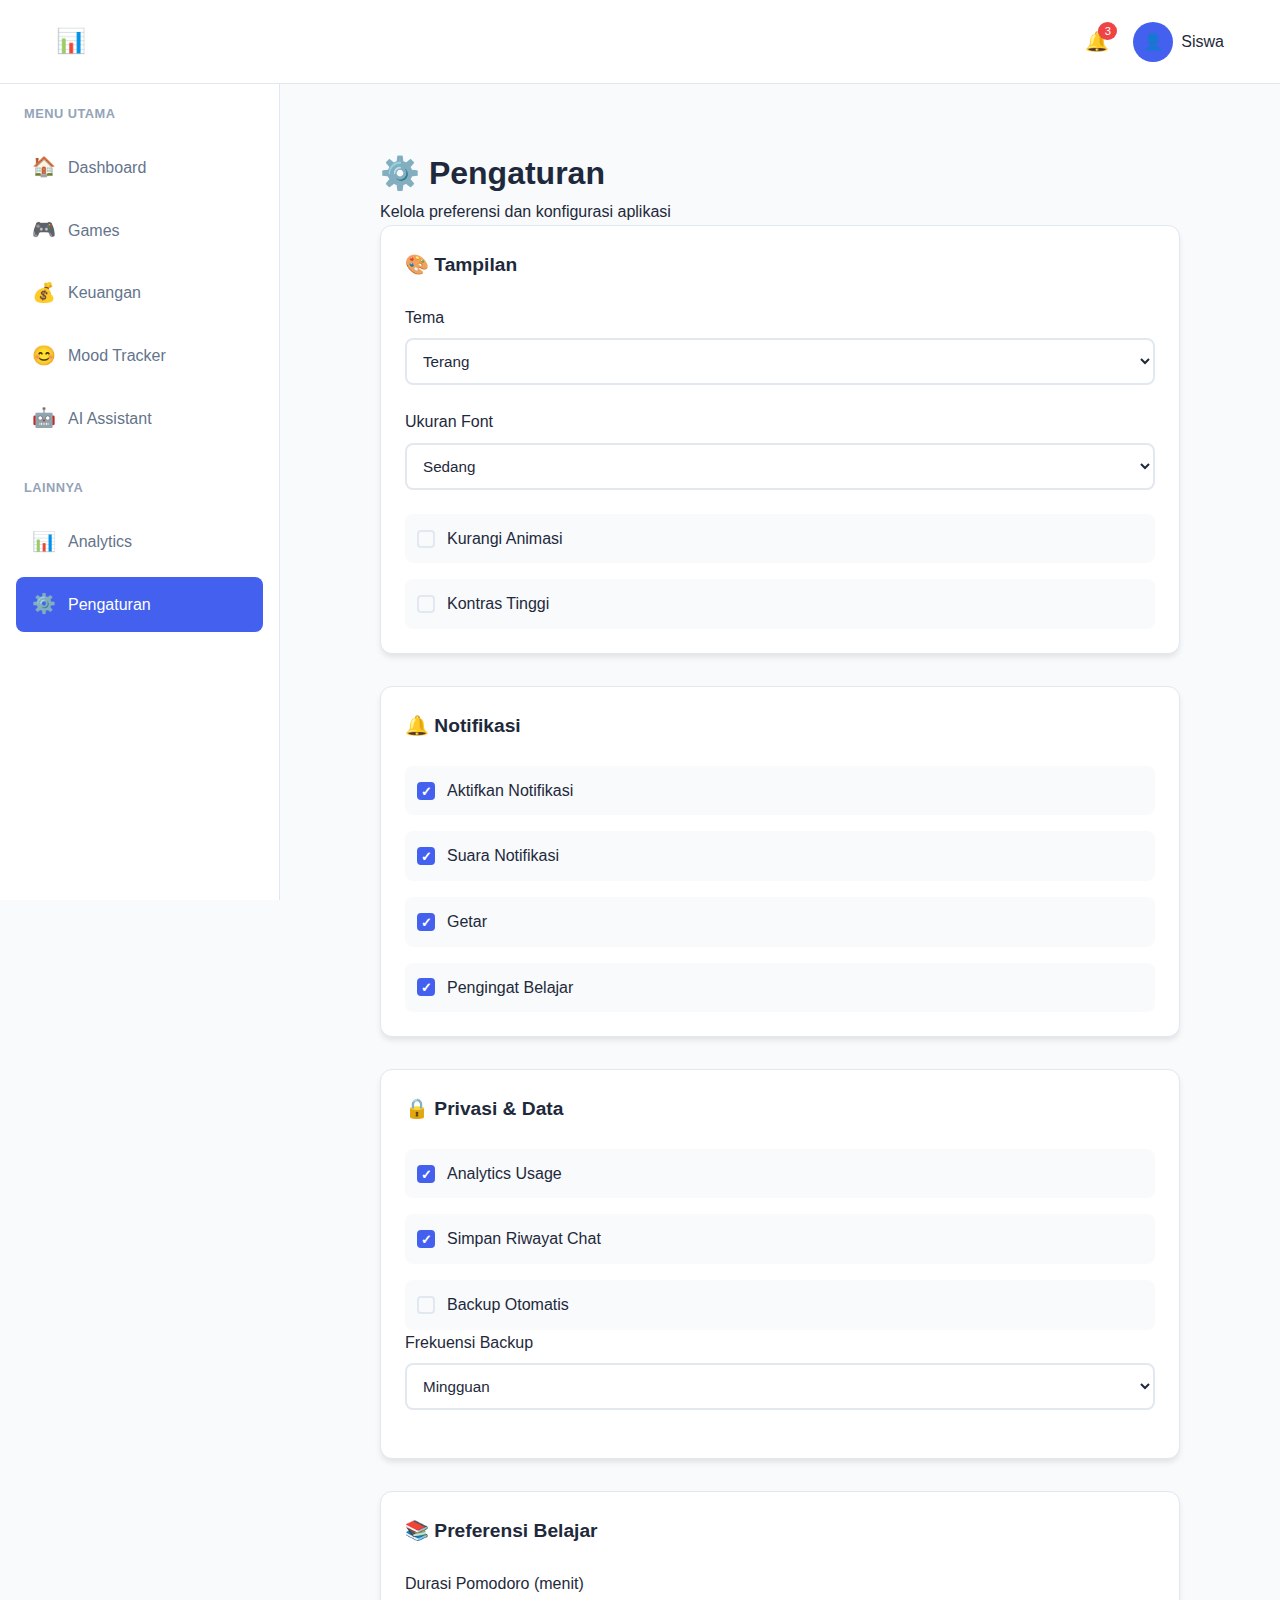
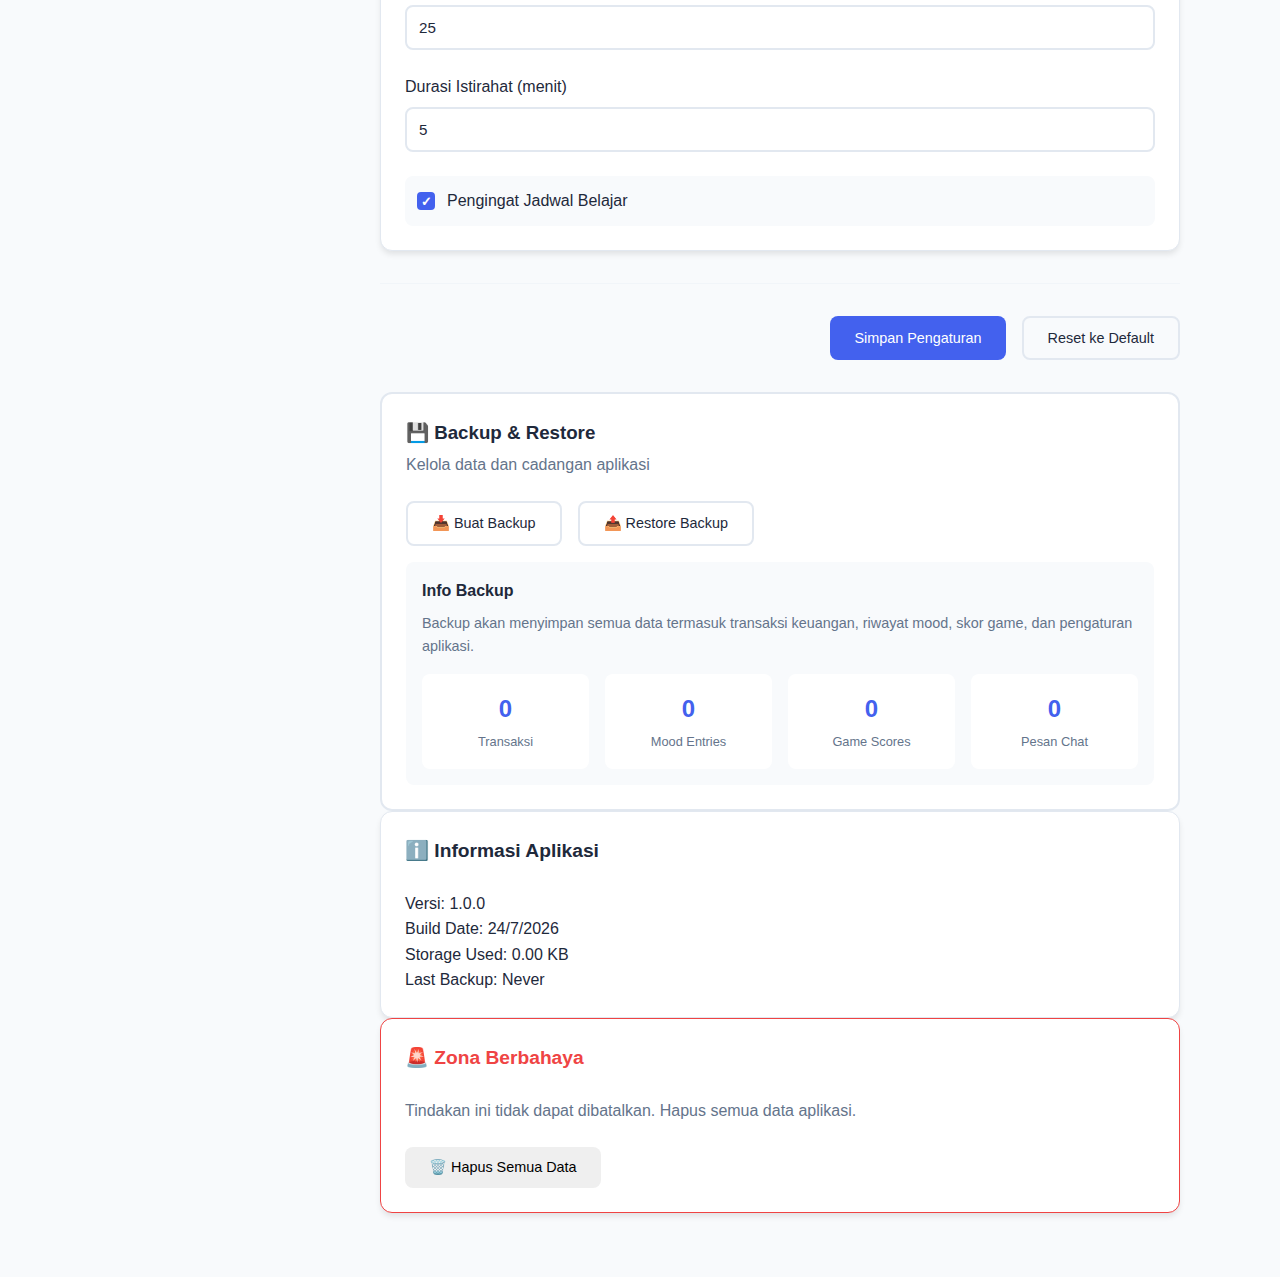
<file: settings.html>
<!DOCTYPE html>
<html lang="id">
<head>
    <meta charset="UTF-8">
    <meta name="viewport" content="width=device-width, initial-scale=1.0">
    <title>Pengaturan - Life Dashboard Siswa</title>
    <link rel="stylesheet" href="styles/main.css">
    <link rel="stylesheet" href="styles/pages/dashboard.css">
    <link rel="stylesheet" href="styles/components/settings.css">
</head>
<body>
    <div id="app" class="app-container">
        <!-- Header -->
        <header class="app-header">
            <div class="header-content">
                <button class="menu-toggle" id="menu-toggle">
                    <span></span>
                    <span></span>
                    <span></span>
                </button>
                
                <div class="logo">
                    <div class="logo-icon">📊</div>
                    <span class="logo-text">Life Dashboard</span>
                </div>
                
                <div class="header-actions">
                    <button class="notification-btn">
                        <span class="notification-icon">🔔</span>
                        <span class="notification-badge">3</span>
                    </button>
                    
                    <div class="user-profile">
                        <div class="user-avatar">
                            <span id="user-avatar">👤</span>
                        </div>
                        <span class="user-name" id="user-name">Siswa</span>
                    </div>
                </div>
            </div>
        </header>

        <!-- Sidebar Navigation -->
        <nav class="sidebar" id="sidebar">
            <div class="sidebar-content">
                <div class="nav-section">
                    <h3 class="nav-section-title">Menu Utama</h3>
                    <ul class="nav-menu">
                        <li class="nav-item">
                            <a href="dashboard.html" class="nav-link">
                                <span class="nav-icon">🏠</span>
                                <span class="nav-text">Dashboard</span>
                            </a>
                        </li>
                        <li class="nav-item">
                            <a href="games.html" class="nav-link">
                                <span class="nav-icon">🎮</span>
                                <span class="nav-text">Games</span>
                            </a>
                        </li>
                        <li class="nav-item">
                            <a href="finance.html" class="nav-link">
                                <span class="nav-icon">💰</span>
                                <span class="nav-text">Keuangan</span>
                            </a>
                        </li>
                        <li class="nav-item">
                            <a href="mood.html" class="nav-link">
                                <span class="nav-icon">😊</span>
                                <span class="nav-text">Mood Tracker</span>
                            </a>
                        </li>
                        <li class="nav-item">
                            <a href="chatbot.html" class="nav-link">
                                <span class="nav-icon">🤖</span>
                                <span class="nav-text">AI Assistant</span>
                            </a>
                        </li>
                    </ul>
                </div>
                
                <div class="nav-section">
                    <h3 class="nav-section-title">Lainnya</h3>
                    <ul class="nav-menu">
                        <li class="nav-item">
                            <a href="analytics.html" class="nav-link">
                                <span class="nav-icon">📊</span>
                                <span class="nav-text">Analytics</span>
                            </a>
                        </li>
                        <li class="nav-item active">
                            <a href="settings.html" class="nav-link">
                                <span class="nav-icon">⚙️</span>
                                <span class="nav-text">Pengaturan</span>
                            </a>
                        </li>
                    </ul>
                </div>
            </div>
        </nav>

        <!-- Main Content -->
        <main class="main-content">
            <div class="fade-in">
                <div class="settings-container">
                    <div class="page-header">
                        <h1>⚙️ Pengaturan</h1>
                        <p>Kelola preferensi dan konfigurasi aplikasi</p>
                    </div>

                    <form id="settings-form">
                        <div class="settings-sections">
                            <!-- Settings sections akan diisi oleh JavaScript -->
                        </div>

                        <div class="settings-actions">
                            <button type="submit" class="btn btn-primary">Simpan Pengaturan</button>
                            <button type="button" class="btn btn-outline" id="reset-settings">Reset ke Default</button>
                        </div>
                    </form>

                    <!-- Backup & Restore Section -->
                    <div class="backup-section">
                        <div class="backup-header">
                            <div>
                                <h3>💾 Backup & Restore</h3>
                                <p style="color: var(--text-secondary); margin-top: 0.25rem;">
                                    Kelola data dan cadangan aplikasi
                                </p>
                            </div>
                        </div>

                        <div class="backup-actions">
                            <button type="button" class="btn btn-outline" id="backup-now">
                                📥 Buat Backup
                            </button>
                            <button type="button" class="btn btn-outline" id="restore-backup">
                                📤 Restore Backup
                            </button>
                        </div>

                        <div class="backup-info">
                            <h4 style="margin-bottom: 0.5rem;">Info Backup</h4>
                            <p style="color: var(--text-secondary); font-size: 0.9rem; margin-bottom: 1rem;">
                                Backup akan menyimpan semua data termasuk transaksi keuangan, riwayat mood, skor game, dan pengaturan aplikasi.
                            </p>
                            
                            <div class="backup-stats">
                                <div class="backup-stat">
                                    <div class="backup-stat-value" id="finance-count">0</div>
                                    <div class="backup-stat-label">Transaksi</div>
                                </div>
                                <div class="backup-stat">
                                    <div class="backup-stat-value" id="mood-count">0</div>
                                    <div class="backup-stat-label">Mood Entries</div>
                                </div>
                                <div class="backup-stat">
                                    <div class="backup-stat-value" id="game-count">0</div>
                                    <div class="backup-stat-label">Game Scores</div>
                                </div>
                                <div class="backup-stat">
                                    <div class="backup-stat-value" id="chat-count">0</div>
                                    <div class="backup-stat-label">Pesan Chat</div>
                                </div>
                            </div>
                        </div>
                    </div>

                    <!-- App Info Section -->
                    <div class="settings-section">
                        <h3>ℹ️ Informasi Aplikasi</h3>
                        <div class="app-info">
                            <div class="info-item">
                                <span class="info-label">Versi:</span>
                                <span class="info-value">1.0.0</span>
                            </div>
                            <div class="info-item">
                                <span class="info-label">Build Date:</span>
                                <span class="info-value" id="build-date">Loading...</span>
                            </div>
                            <div class="info-item">
                                <span class="info-label">Storage Used:</span>
                                <span class="info-value" id="storage-used">Calculating...</span>
                            </div>
                            <div class="info-item">
                                <span class="info-label">Last Backup:</span>
                                <span class="info-value" id="last-backup">Never</span>
                            </div>
                        </div>
                    </div>

                    <!-- Danger Zone -->
                    <div class="settings-section" style="border-color: var(--error);">
                        <h3 style="color: var(--error);">🚨 Zona Berbahaya</h3>
                        <p style="color: var(--text-secondary); margin-bottom: 1.5rem;">
                            Tindakan ini tidak dapat dibatalkan. Hapus semua data aplikasi.
                        </p>
                        <button type="button" class="btn btn-error" id="clear-all-data">
                            🗑️ Hapus Semua Data
                        </button>
                    </div>
                </div>
            </div>
        </main>

        <!-- Mobile Bottom Navigation -->
        <nav class="bottom-nav">
            <a href="dashboard.html" class="bottom-nav-item">
                <span class="bottom-nav-icon">🏠</span>
                <span class="bottom-nav-text">Home</span>
            </a>
            <a href="games.html" class="bottom-nav-item">
                <span class="bottom-nav-icon">🎮</span>
                <span class="bottom-nav-text">Games</span>
            </a>
            <a href="finance.html" class="bottom-nav-item">
                <span class="bottom-nav-icon">💰</span>
                <span class="bottom-nav-text">Finance</span>
            </a>
            <a href="mood.html" class="bottom-nav-item">
                <span class="bottom-nav-icon">😊</span>
                <span class="bottom-nav-text">Mood</span>
            </a>
        </nav>
    </div>

    <script src="scripts/main.js"></script>
    <script src="scripts/components/settings.js"></script>
    <script>
        // Initialize settings page when loaded
        document.addEventListener('DOMContentLoaded', function() {
            // Initialize settings manager
            if (!window.settingsManager) {
                window.settingsManager = new SettingsManager();
            }
            
            // Load backup statistics
            loadBackupStats();
            
            // Load app info
            loadAppInfo();
            
            // Setup event listeners
            setupEventListeners();
        });

        function loadBackupStats() {
            // Finance transactions
            const financeTransactions = JSON.parse(localStorage.getItem('finance_transactions') || '[]');
            document.getElementById('finance-count').textContent = financeTransactions.length;
            
            // Mood entries
            const moodHistory = JSON.parse(localStorage.getItem('mood_history') || '[]');
            document.getElementById('mood-count').textContent = moodHistory.length;
            
            // Game scores
            const gameScores = JSON.parse(localStorage.getItem('game_scores') || '[]');
            const totalGameScores = Object.values(gameScores).reduce((total, scores) => total + scores.length, 0);
            document.getElementById('game-count').textContent = totalGameScores;
            
            // Chat messages
            const chatHistory = JSON.parse(localStorage.getItem('chat_history') || '[]');
            document.getElementById('chat-count').textContent = chatHistory.length;
        }

        function loadAppInfo() {
            // Build date
            document.getElementById('build-date').textContent = new Date().toLocaleDateString('id-ID');
            
            // Storage usage
            calculateStorageUsage();
            
            // Last backup
            const lastBackup = localStorage.getItem('last_backup_date');
            document.getElementById('last-backup').textContent = lastBackup ? 
                new Date(lastBackup).toLocaleDateString('id-ID') : 'Never';
        }

        function calculateStorageUsage() {
            let totalSize = 0;
            for (let key in localStorage) {
                if (localStorage.hasOwnProperty(key)) {
                    totalSize += localStorage[key].length * 2; // UTF-16 characters are 2 bytes each
                }
            }
            
            const sizeInKB = (totalSize / 1024).toFixed(2);
            document.getElementById('storage-used').textContent = `${sizeInKB} KB`;
        }

        function setupEventListeners() {
            // Backup button
            document.getElementById('backup-now').addEventListener('click', function() {
                if (window.settingsManager) {
                    window.settingsManager.createBackup();
                    // Update last backup date
                    localStorage.setItem('last_backup_date', new Date().toISOString());
                    loadAppInfo();
                }
            });
            
            // Restore button
            document.getElementById('restore-backup').addEventListener('click', function() {
                if (window.settingsManager) {
                    window.settingsManager.showRestoreModal();
                }
            });
            
            // Reset settings button
            document.getElementById('reset-settings').addEventListener('click', function() {
                if (window.settingsManager) {
                    window.settingsManager.resetSettings();
                }
            });
            
            // Clear all data button
            document.getElementById('clear-all-data').addEventListener('click', function() {
                clearAllData();
            });
        }

        function clearAllData() {
            if (confirm('⚠️ PERINGATAN: Ini akan menghapus SEMUA data aplikasi termasuk transaksi keuangan, riwayat mood, skor game, dan pengaturan. Tindakan ini TIDAK DAPAT DIBATALKAN. Apakah Anda yakin?')) {
                if (confirm('🧨 YAKIN SEKALI? Semua data akan hilang permanen!')) {
                    // Clear all localStorage data
                    localStorage.clear();
                    
                    // Show confirmation
                    showNotification('Semua data berhasil dihapus. Aplikasi akan dimuat ulang.', 'success');
                    
                    // Reload the application
                    setTimeout(() => {
                        window.location.href = '../index.html';
                    }, 2000);
                }
            }
        }

        function showNotification(message, type = 'info') {
            // Use existing notification system or fallback
            if (window.financeManager && window.financeManager.showNotification) {
                window.financeManager.showNotification(message, type);
            } else {
                // Simple fallback notification
                const notification = document.createElement('div');
                notification.style.cssText = `
                    position: fixed;
                    top: 20px;
                    right: 20px;
                    background: ${type === 'error' ? '#ef4444' : type === 'warning' ? '#fbbf24' : type === 'success' ? '#4ade80' : '#4361ee'};
                    color: white;
                    padding: 1rem 1.5rem;
                    border-radius: 8px;
                    box-shadow: 0 4px 6px -1px rgba(0,0,0,0.1);
                    z-index: 10000;
                    max-width: 400px;
                `;
                notification.textContent = message;
                
                document.body.appendChild(notification);
                
                setTimeout(() => {
                    notification.style.opacity = '0';
                    notification.style.transition = 'opacity 0.3s';
                    setTimeout(() => notification.remove(), 300);
                }, 3000);
            }
        }
    </script>
</body>
</html>
</file>
<file: styles/pages/login.css>
/* Login Container */
.login-container {
    min-height: 100vh;
    background: linear-gradient(135deg, var(--primary), var(--secondary));
    display: flex;
    align-items: center;
    justify-content: center;
    padding: 1rem;
    position: relative;
    overflow: hidden;
}

.login-background {
    position: absolute;
    top: 0;
    left: 0;
    width: 100%;
    height: 100%;
    z-index: 1;
}

.floating-shapes {
    position: relative;
    width: 100%;
    height: 100%;
}

.shape {
    position: absolute;
    border-radius: 50%;
    background: rgba(255, 255, 255, 0.1);
    animation: float 6s ease-in-out infinite;
}

.shape-1 {
    width: 100px;
    height: 100px;
    top: 20%;
    left: 10%;
    animation-delay: 0s;
}

.shape-2 {
    width: 150px;
    height: 150px;
    top: 60%;
    right: 10%;
    animation-delay: 2s;
}

.shape-3 {
    width: 80px;
    height: 80px;
    bottom: 20%;
    left: 20%;
    animation-delay: 4s;
}

/* Login Card */
.login-card {
    background: var(--surface);
    border-radius: var(--radius);
    padding: 2.5rem;
    box-shadow: var(--shadow-lg);
    width: 100%;
    max-width: 400px;
    z-index: 2;
    position: relative;
}

.login-header {
    text-align: center;
    margin-bottom: 2rem;
}

.login-header h2 {
    font-size: 1.75rem;
    font-weight: 600;
    color: var(--text-primary);
    margin-bottom: 0.5rem;
    font-family: 'Poppins', sans-serif;
}

.login-header p {
    color: var(--text-secondary);
    font-size: 0.95rem;
}

/* Login Form */
.login-form {
    display: flex;
    flex-direction: column;
    gap: 1.5rem;
}

.input-group {
    position: relative;
    display: flex;
    align-items: center;
}

.input-icon {
    position: absolute;
    left: 1rem;
    top: 50%;
    transform: translateY(-50%);
    font-size: 1.1rem;
    color: var(--text-light);
    z-index: 2;
}

.input-group input {
    width: 100%;
    padding: 0.75rem 1rem 0.75rem 3rem;
    border: 2px solid var(--border);
    border-radius: var(--radius-sm);
    font-size: 0.95rem;
    transition: all 0.2s ease;
    background: var(--surface);
    font-family: inherit;
}

.input-group input:focus {
    outline: none;
    border-color: var(--primary);
    box-shadow: 0 0 0 3px rgba(67, 97, 238, 0.1);
}

.input-group input::placeholder {
    color: var(--text-light);
}

.password-toggle {
    position: absolute;
    right: 1rem;
    top: 50%;
    transform: translateY(-50%);
    background: none;
    border: none;
    cursor: pointer;
    font-size: 1.1rem;
    color: var(--text-light);
    padding: 0.25rem;
    border-radius: 4px;
    transition: color 0.2s;
}

.password-toggle:hover {
    color: var(--text-primary);
}

/* Form Options */
.form-options {
    display: flex;
    justify-content: space-between;
    align-items: center;
    font-size: 0.9rem;
}

.checkbox {
    display: flex;
    align-items: center;
    gap: 0.5rem;
    cursor: pointer;
    color: var(--text-secondary);
}

.checkbox input {
    display: none;
}

.checkmark {
    width: 18px;
    height: 18px;
    border: 2px solid var(--border);
    border-radius: 4px;
    display: flex;
    align-items: center;
    justify-content: center;
    transition: all 0.2s ease;
}

.checkbox input:checked + .checkmark {
    background: var(--primary);
    border-color: var(--primary);
}

.checkbox input:checked + .checkmark::after {
    content: '✓';
    color: white;
    font-size: 0.8rem;
    font-weight: bold;
}

.forgot-password {
    color: var(--primary);
    text-decoration: none;
    font-weight: 500;
    transition: color 0.2s;
}

.forgot-password:hover {
    color: var(--primary-dark);
    text-decoration: underline;
}

/* Login Button */
.btn-login {
    width: 100%;
    justify-content: center;
    padding: 1rem;
    font-size: 1rem;
    font-weight: 600;
    position: relative;
    overflow: hidden;
}

.btn-text {
    transition: opacity 0.2s;
}

.btn-loader {
    position: absolute;
    top: 50%;
    left: 50%;
    transform: translate(-50%, -50%);
}

.spinner {
    width: 20px;
    height: 20px;
    border: 2px solid transparent;
    border-top: 2px solid white;
    border-radius: 50%;
    animation: spin 1s linear infinite;
}

@keyframes spin {
    0% { transform: rotate(0deg); }
    100% { transform: rotate(360deg); }
}

/* Login Footer */
.login-footer {
    text-align: center;
    margin-top: 1.5rem;
    padding-top: 1.5rem;
    border-top: 1px solid var(--border-light);
    color: var(--text-secondary);
    font-size: 0.9rem;
}

.login-footer a {
    color: var(--primary);
    text-decoration: none;
    font-weight: 500;
    transition: color 0.2s;
}

.login-footer a:hover {
    color: var(--primary-dark);
    text-decoration: underline;
}

/* Responsive Login */
@media (max-width: 480px) {
    .login-container {
        padding: 0.5rem;
    }
    
    .login-card {
        padding: 2rem 1.5rem;
    }
    
    .form-options {
        flex-direction: column;
        gap: 1rem;
        align-items: flex-start;
    }
    
    .forgot-password {
        align-self: flex-end;
    }
}
</file>
<file: styles/pages/dashboard.css>
/* Dashboard Specific Styles */
.dashboard-header {
    margin-bottom: 2rem;
}

.dashboard-header h1 {
    font-size: 2rem;
    font-weight: 700;
    color: var(--text-primary);
    margin-bottom: 0.5rem;
    font-family: 'Poppins', sans-serif;
}

.dashboard-header .subtitle {
    color: var(--text-secondary);
    font-size: 1.1rem;
}

/* Stats and Cards */
.stat {
    text-align: center;
    padding: 1rem 0;
}

.stat-value {
    font-size: 2rem;
    font-weight: 700;
    color: var(--primary);
    margin-bottom: 0.5rem;
}

.stat-label {
    color: var(--text-secondary);
    font-size: 0.9rem;
}

.progress-bar {
    width: 100%;
    height: 8px;
    background: var(--border-light);
    border-radius: 4px;
    overflow: hidden;
    margin: 1rem 0;
}

.progress-fill {
    height: 100%;
    background: linear-gradient(90deg, var(--primary), var(--accent));
    border-radius: 4px;
    transition: width 0.3s ease;
}

/* Mood Display */
.mood-display {
    display: flex;
    align-items: center;
    gap: 1rem;
    margin-bottom: 1rem;
}

.mood-emoji {
    font-size: 2.5rem;
}

.mood-text {
    font-size: 1.1rem;
    font-weight: 600;
    color: var(--text-primary);
}

.btn-sm {
    padding: 0.5rem 1rem;
    font-size: 0.8rem;
}

/* Schedule */
.schedule-item {
    display: flex;
    align-items: center;
    gap: 1rem;
    padding: 0.75rem 0;
    border-bottom: 1px solid var(--border-light);
}

.schedule-item:last-child {
    border-bottom: none;
}

.schedule-time {
    font-weight: 600;
    color: var(--primary);
    min-width: 60px;
}

.schedule-title {
    color: var(--text-primary);
    font-weight: 500;
}

/* Activity List */
.activity-list {
    display: flex;
    flex-direction: column;
    gap: 1rem;
}

.activity-item {
    display: flex;
    align-items: flex-start;
    gap: 1rem;
    padding: 1rem;
    background: var(--border-light);
    border-radius: var(--radius-sm);
    transition: all 0.2s ease;
}

.activity-item:hover {
    background: var(--border);
    transform: translateX(5px);
}

.activity-icon {
    font-size: 1.2rem;
    width: 40px;
    height: 40px;
    background: var(--surface);
    border-radius: 50%;
    display: flex;
    align-items: center;
    justify-content: center;
}

.activity-content {
    flex: 1;
}

.activity-title {
    font-weight: 600;
    color: var(--text-primary);
    margin-bottom: 0.25rem;
}

.activity-desc {
    color: var(--text-secondary);
    font-size: 0.9rem;
    margin-bottom: 0.25rem;
}

.activity-time {
    color: var(--text-light);
    font-size: 0.8rem;
}

/* Recommendations */
.recommendation {
    display: flex;
    align-items: flex-start;
    gap: 1rem;
    padding: 1rem;
    background: var(--border-light);
    border-radius: var(--radius-sm);
    margin-bottom: 1rem;
    transition: all 0.2s ease;
}

.recommendation:hover {
    background: var(--border);
    transform: translateX(5px);
}

.recommendation:last-child {
    margin-bottom: 0;
}

.recommendation-icon {
    font-size: 1.5rem;
    width: 40px;
    height: 40px;
    background: var(--surface);
    border-radius: 50%;
    display: flex;
    align-items: center;
    justify-content: center;
}

.recommendation-content {
    flex: 1;
}

.recommendation-title {
    font-weight: 600;
    color: var(--text-primary);
    margin-bottom: 0.25rem;
}

.recommendation-desc {
    color: var(--text-secondary);
    font-size: 0.9rem;
}

/* Quick Actions */
.quick-actions {
    display: grid;
    grid-template-columns: repeat(auto-fit, minmax(200px, 1fr));
    gap: 1rem;
    margin: 2rem 0;
}

.quick-action {
    display: flex;
    flex-direction: column;
    align-items: center;
    padding: 1.5rem;
    background: var(--surface);
    border-radius: var(--radius);
    text-decoration: none;
    color: var(--text-primary);
    transition: all 0.3s ease;
    border: 2px solid transparent;
}

.quick-action:hover {
    transform: translateY(-5px);
    border-color: var(--primary);
    box-shadow: var(--shadow-lg);
}

.quick-action-icon {
    font-size: 2.5rem;
    margin-bottom: 1rem;
}

.quick-action-text {
    font-weight: 600;
    text-align: center;
}

/* Study Progress */
.study-progress {
    margin-top: 2rem;
}

.progress-item {
    display: flex;
    align-items: center;
    gap: 1rem;
    margin-bottom: 1rem;
}

.progress-label {
    min-width: 120px;
    color: var(--text-secondary);
    font-size: 0.9rem;
}

.progress-value {
    color: var(--text-primary);
    font-weight: 600;
    min-width: 40px;
}

/* Responsive Dashboard */
@media (max-width: 768px) {
    .dashboard-header h1 {
        font-size: 1.5rem;
    }
    
    .stat-value {
        font-size: 1.5rem;
    }
    
    .quick-actions {
        grid-template-columns: repeat(2, 1fr);
    }
    
    .activity-item, .recommendation {
        padding: 0.75rem;
    }
}

@media (max-width: 480px) {
    .quick-actions {
        grid-template-columns: 1fr;
    }
    
    .mood-display {
        flex-direction: column;
        text-align: center;
        gap: 0.5rem;
    }
}
</file>
<file: styles/components/analytics.css>
/* Analytics Dashboard Styles */
.analytics-dashboard {
    padding: 2rem 0;
}

.analytics-header {
    display: flex;
    justify-content: space-between;
    align-items: center;
    margin-bottom: 2rem;
    flex-wrap: wrap;
    gap: 1rem;
}

.analytics-controls {
    display: flex;
    gap: 1rem;
    align-items: center;
    flex-wrap: wrap;
}

.date-filter {
    display: flex;
    gap: 0.5rem;
    align-items: center;
}

.filter-select {
    padding: 0.5rem;
    border: 1px solid var(--border);
    border-radius: var(--radius-sm);
    background: var(--surface);
    font-size: 0.9rem;
}

/* Stats Grid */
.stats-grid {
    display: grid;
    grid-template-columns: repeat(auto-fit, minmax(200px, 1fr));
    gap: 1.5rem;
    margin-bottom: 2rem;
}

.stat-card {
    background: var(--surface);
    border-radius: var(--radius);
    padding: 1.5rem;
    text-align: center;
    border-left: 4px solid var(--primary);
    transition: all 0.3s ease;
}

.stat-card:hover {
    transform: translateY(-2px);
    box-shadow: var(--shadow-lg);
}

.stat-card.sessions { border-left-color: var(--primary); }
.stat-card.pageviews { border-left-color: var(--success); }
.stat-card.events { border-left-color: var(--warning); }
.stat-card.features { border-left-color: var(--accent); }

.stat-icon {
    font-size: 2rem;
    margin-bottom: 1rem;
    display: block;
}

.stat-number {
    font-size: 2rem;
    font-weight: 700;
    margin-bottom: 0.5rem;
    color: var(--text-primary);
}

.stat-label {
    color: var(--text-secondary);
    font-size: 0.9rem;
}

.stat-change {
    font-size: 0.8rem;
    margin-top: 0.5rem;
    padding: 0.25rem 0.5rem;
    border-radius: 12px;
    display: inline-block;
}

.stat-change.positive {
    background: rgba(74, 222, 128, 0.1);
    color: var(--success);
}

.stat-change.negative {
    background: rgba(239, 68, 68, 0.1);
    color: var(--error);
}

/* Charts Container */
.charts-container {
    display: grid;
    grid-template-columns: repeat(auto-fit, minmax(400px, 1fr));
    gap: 2rem;
    margin-bottom: 2rem;
}

.chart-card {
    background: var(--surface);
    border-radius: var(--radius);
    padding: 1.5rem;
    box-shadow: var(--shadow);
}

.chart-header {
    display: flex;
    justify-content: space-between;
    align-items: center;
    margin-bottom: 1.5rem;
}

.chart-title {
    font-size: 1.1rem;
    font-weight: 600;
    color: var(--text-primary);
}

.chart-actions {
    display: flex;
    gap: 0.5rem;
}

.chart-placeholder {
    height: 300px;
    background: var(--background);
    border-radius: var(--radius-sm);
    display: flex;
    align-items: center;
    justify-content: center;
    color: var(--text-light);
    font-size: 1.1rem;
    text-align: center;
    padding: 2rem;
}

/* Features List */
.features-list {
    background: var(--surface);
    border-radius: var(--radius);
    padding: 1.5rem;
    margin-bottom: 2rem;
}

.feature-item {
    display: flex;
    justify-content: space-between;
    align-items: center;
    padding: 1rem;
    border-bottom: 1px solid var(--border-light);
    transition: background 0.2s ease;
}

.feature-item:last-child {
    border-bottom: none;
}

.feature-item:hover {
    background: var(--background);
}

.feature-info {
    display: flex;
    align-items: center;
    gap: 1rem;
}

.feature-icon {
    width: 40px;
    height: 40px;
    background: var(--primary);
    border-radius: 50%;
    display: flex;
    align-items: center;
    justify-content: center;
    color: white;
    font-weight: 600;
    flex-shrink: 0;
}

.feature-name {
    font-weight: 500;
    color: var(--text-primary);
}

.feature-stats {
    text-align: right;
}

.feature-count {
    font-weight: 700;
    color: var(--text-primary);
    font-size: 1.1rem;
}

.feature-last-used {
    font-size: 0.8rem;
    color: var(--text-light);
}

/* User Journey */
.journey-container {
    background: var(--surface);
    border-radius: var(--radius);
    padding: 1.5rem;
    margin-bottom: 2rem;
}

.journey-steps {
    display: flex;
    flex-direction: column;
    gap: 1rem;
    position: relative;
}

.journey-steps::before {
    content: '';
    position: absolute;
    left: 20px;
    top: 0;
    bottom: 0;
    width: 2px;
    background: var(--border);
    z-index: 1;
}

.journey-step {
    display: flex;
    align-items: center;
    gap: 1rem;
    position: relative;
    z-index: 2;
}

.step-number {
    width: 40px;
    height: 40px;
    background: var(--primary);
    border-radius: 50%;
    display: flex;
    align-items: center;
    justify-content: center;
    color: white;
    font-weight: 600;
    flex-shrink: 0;
}

.step-content {
    flex: 1;
    background: var(--background);
    padding: 1rem;
    border-radius: var(--radius-sm);
}

.step-page {
    font-weight: 600;
    color: var(--text-primary);
    margin-bottom: 0.25rem;
}

.step-time {
    font-size: 0.8rem;
    color: var(--text-light);
}

/* Errors List */
.errors-container {
    background: var(--surface);
    border-radius: var(--radius);
    padding: 1.5rem;
}

.error-item {
    padding: 1rem;
    border-left: 4px solid var(--error);
    background: var(--background);
    margin-bottom: 1rem;
    border-radius: var(--radius-sm);
}

.error-item:last-child {
    margin-bottom: 0;
}

.error-type {
    font-weight: 600;
    color: var(--error);
    margin-bottom: 0.5rem;
    font-size: 0.9rem;
}

.error-message {
    color: var(--text-primary);
    margin-bottom: 0.5rem;
    font-family: monospace;
    font-size: 0.9rem;
}

.error-meta {
    display: flex;
    gap: 1rem;
    font-size: 0.8rem;
    color: var(--text-light);
}

/* Export Section */
.export-section {
    background: var(--surface);
    border-radius: var(--radius);
    padding: 1.5rem;
    text-align: center;
}

.export-description {
    color: var(--text-secondary);
    margin-bottom: 1.5rem;
    max-width: 600px;
    margin-left: auto;
    margin-right: auto;
}

.export-actions {
    display: flex;
    gap: 1rem;
    justify-content: center;
    flex-wrap: wrap;
}

/* Privacy Controls */
.privacy-controls {
    background: var(--surface);
    border-radius: var(--radius);
    padding: 1.5rem;
    margin-top: 2rem;
    border: 2px solid var(--border);
}

.privacy-warning {
    background: rgba(251, 191, 36, 0.1);
    border: 1px solid var(--warning);
    border-radius: var(--radius-sm);
    padding: 1rem;
    margin-bottom: 1.5rem;
}

.privacy-warning-icon {
    font-size: 1.5rem;
    margin-bottom: 0.5rem;
    display: block;
}

.privacy-actions {
    display: flex;
    gap: 1rem;
    flex-wrap: wrap;
}

/* Responsive Analytics */
@media (max-width: 1024px) {
    .charts-container {
        grid-template-columns: 1fr;
    }
}

@media (max-width: 768px) {
    .analytics-header {
        flex-direction: column;
        align-items: stretch;
    }
    
    .analytics-controls {
        justify-content: center;
    }
    
    .stats-grid {
        grid-template-columns: repeat(2, 1fr);
    }
    
    .chart-card {
        padding: 1rem;
    }
    
    .journey-steps::before {
        left: 15px;
    }
    
    .step-number {
        width: 30px;
        height: 30px;
        font-size: 0.8rem;
    }
}

@media (max-width: 480px) {
    .stats-grid {
        grid-template-columns: 1fr;
    }
    
    .export-actions,
    .privacy-actions {
        flex-direction: column;
    }
    
    .error-meta {
        flex-direction: column;
        gap: 0.25rem;
    }
}

/* Loading states */
.analytics-loading {
    display: flex;
    justify-content: center;
    align-items: center;
    padding: 3rem;
}

.loading-spinner {
    width: 40px;
    height: 40px;
    border: 3px solid var(--border-light);
    border-top: 3px solid var(--primary);
    border-radius: 50%;
    animation: spin 1s linear infinite;
}

/* No data state */
.no-data {
    text-align: center;
    padding: 3rem 2rem;
    color: var(--text-light);
}

.no-data-icon {
    font-size: 3rem;
    margin-bottom: 1rem;
    opacity: 0.5;
}

.no-data-title {
    font-size: 1.2rem;
    margin-bottom: 0.5rem;
    color: var(--text-secondary);
}

.no-data-desc {
    font-size: 0.9rem;
}
</file>
<file: styles/pages/chatbot.css>
/* Chatbot Page Styles */
.chat-container {
    max-width: 800px;
    margin: 0 auto;
    height: 70vh;
    display: flex;
    flex-direction: column;
    background: var(--surface);
    border-radius: var(--radius);
    box-shadow: var(--shadow);
    overflow: hidden;
}

/* Chat Messages */
.chat-messages {
    flex: 1;
    padding: 1.5rem;
    overflow-y: auto;
    display: flex;
    flex-direction: column;
    gap: 1rem;
    background: var(--background);
}

.message {
    display: flex;
    gap: 0.75rem;
    max-width: 80%;
    animation: messageSlide 0.3s ease;
}

@keyframes messageSlide {
    from {
        opacity: 0;
        transform: translateY(20px);
    }
    to {
        opacity: 1;
        transform: translateY(0);
    }
}

.user-message {
    align-self: flex-end;
    flex-direction: row-reverse;
}

.bot-message {
    align-self: flex-start;
}

.message-avatar {
    width: 40px;
    height: 40px;
    border-radius: 50%;
    display: flex;
    align-items: center;
    justify-content: center;
    font-size: 1.2rem;
    flex-shrink: 0;
}

.user-message .message-avatar {
    background: var(--primary);
    color: white;
}

.bot-message .message-avatar {
    background: var(--border-light);
    color: var(--text-primary);
}

.message-content {
    background: var(--surface);
    padding: 1rem 1.25rem;
    border-radius: 1.25rem;
    box-shadow: var(--shadow);
    position: relative;
}

.user-message .message-content {
    background: var(--primary);
    color: white;
    border-bottom-right-radius: 0.5rem;
}

.bot-message .message-content {
    border-bottom-left-radius: 0.5rem;
    border: 1px solid var(--border);
}

.message-text {
    line-height: 1.5;
    white-space: pre-line;
}

.message-time {
    font-size: 0.7rem;
    opacity: 0.7;
    margin-top: 0.5rem;
    text-align: right;
}

/* Typing Indicator */
.typing-indicator {
    display: flex;
    align-items: center;
    gap: 0.5rem;
    padding: 1rem 1.25rem;
    background: var(--surface);
    border-radius: 1.25rem;
    border-bottom-left-radius: 0.5rem;
    border: 1px solid var(--border);
    align-self: flex-start;
    max-width: 80px;
}

.typing-dot {
    width: 8px;
    height: 8px;
    background: var(--text-light);
    border-radius: 50%;
    animation: typingBounce 1.4s infinite ease-in-out;
}

.typing-dot:nth-child(1) { animation-delay: -0.32s; }
.typing-dot:nth-child(2) { animation-delay: -0.16s; }

@keyframes typingBounce {
    0%, 80%, 100% {
        transform: scale(0.8);
        opacity: 0.5;
    }
    40% {
        transform: scale(1);
        opacity: 1;
    }
}

/* Quick Replies */
.quick-replies {
    display: flex;
    gap: 0.5rem;
    padding: 1rem 1.5rem;
    background: var(--background);
    border-top: 1px solid var(--border-light);
    flex-wrap: wrap;
}

.quick-reply {
    padding: 0.5rem 1rem;
    background: var(--surface);
    border: 1px solid var(--border);
    border-radius: 1.5rem;
    cursor: pointer;
    font-size: 0.8rem;
    color: var(--text-primary);
    transition: all 0.2s ease;
    white-space: nowrap;
}

.quick-reply:hover {
    background: var(--primary);
    color: white;
    border-color: var(--primary);
    transform: translateY(-1px);
}

/* Chat Input */
.chat-input-container {
    border-top: 1px solid var(--border);
    background: var(--surface);
}

.chat-input-group {
    display: flex;
    gap: 0.75rem;
    padding: 1rem 1.5rem;
    align-items: flex-end;
}

.chat-input {
    flex: 1;
    padding: 0.75rem 1rem;
    border: 2px solid var(--border);
    border-radius: 1.5rem;
    font-size: 0.95rem;
    resize: none;
    max-height: 120px;
    min-height: 44px;
    font-family: inherit;
    transition: all 0.2s ease;
    background: var(--surface);
}

.chat-input:focus {
    outline: none;
    border-color: var(--primary);
    box-shadow: 0 0 0 3px rgba(67, 97, 238, 0.1);
}

.btn-send {
    padding: 0.75rem;
    border-radius: 50%;
    width: 44px;
    height: 44px;
    display: flex;
    align-items: center;
    justify-content: center;
    flex-shrink: 0;
}

.btn-send:disabled {
    opacity: 0.5;
    cursor: not-allowed;
    transform: none !important;
}

/* Chat Suggestions */
.chat-suggestions {
    padding: 1rem 1.5rem;
    background: var(--background);
    border-top: 1px solid var(--border-light);
}

.suggestions-title {
    font-size: 0.9rem;
    color: var(--text-secondary);
    margin-bottom: 0.75rem;
    font-weight: 500;
}

.suggestion-categories {
    display: grid;
    grid-template-columns: repeat(auto-fit, minmax(200px, 1fr));
    gap: 0.75rem;
}

.suggestion-category {
    background: var(--surface);
    border: 1px solid var(--border);
    border-radius: var(--radius-sm);
    padding: 1rem;
    cursor: pointer;
    transition: all 0.2s ease;
}

.suggestion-category:hover {
    border-color: var(--primary);
    transform: translateY(-2px);
    box-shadow: var(--shadow);
}

.category-header {
    display: flex;
    align-items: center;
    gap: 0.75rem;
    margin-bottom: 0.5rem;
}

.category-icon {
    font-size: 1.2rem;
    width: 32px;
    height: 32px;
    background: var(--border-light);
    border-radius: 50%;
    display: flex;
    align-items: center;
    justify-content: center;
}

.category-title {
    font-weight: 600;
    color: var(--text-primary);
    font-size: 0.9rem;
}

.category-desc {
    color: var(--text-secondary);
    font-size: 0.8rem;
    line-height: 1.4;
}

/* Chat History */
.chat-history {
    margin-top: 2rem;
}

.history-actions {
    display: flex;
    gap: 1rem;
    margin-bottom: 1rem;
    flex-wrap: wrap;
}

/* AI Features */
.ai-features {
    display: grid;
    grid-template-columns: repeat(auto-fit, minmax(250px, 1fr));
    gap: 1.5rem;
    margin-top: 2rem;
}

.ai-feature {
    background: var(--surface);
    border-radius: var(--radius);
    padding: 1.5rem;
    text-align: center;
    border: 2px solid transparent;
    transition: all 0.3s ease;
    cursor: pointer;
}

.ai-feature:hover {
    border-color: var(--primary);
    transform: translateY(-5px);
    box-shadow: var(--shadow-lg);
}

.ai-feature-icon {
    font-size: 2.5rem;
    margin-bottom: 1rem;
    display: block;
}

.ai-feature-title {
    font-weight: 600;
    color: var(--text-primary);
    margin-bottom: 0.5rem;
}

.ai-feature-desc {
    color: var(--text-secondary);
    font-size: 0.9rem;
    line-height: 1.5;
}

/* Responsive Chat */
@media (max-width: 768px) {
    .chat-container {
        height: 60vh;
        margin: 0 -1rem;
        border-radius: 0;
    }
    
    .message {
        max-width: 90%;
    }
    
    .chat-input-group {
        padding: 1rem;
    }
    
    .quick-replies {
        padding: 1rem;
    }
    
    .suggestion-categories {
        grid-template-columns: 1fr;
    }
    
    .ai-features {
        grid-template-columns: 1fr;
    }
}

@media (max-width: 480px) {
    .chat-messages {
        padding: 1rem;
    }
    
    .message-content {
        padding: 0.75rem 1rem;
    }
    
    .quick-replies {
        justify-content: center;
    }
    
    .quick-reply {
        font-size: 0.7rem;
        padding: 0.4rem 0.8rem;
    }
}

/* Message animations */
@keyframes messageGlow {
    0% { box-shadow: 0 0 0 0 rgba(67, 97, 238, 0.4); }
    70% { box-shadow: 0 0 0 10px rgba(67, 97, 238, 0); }
    100% { box-shadow: 0 0 0 0 rgba(67, 97, 238, 0); }
}

.message-glow {
    animation: messageGlow 2s infinite;
}

/* Scrollbar styling */
.chat-messages::-webkit-scrollbar {
    width: 6px;
}

.chat-messages::-webkit-scrollbar-track {
    background: var(--border-light);
    border-radius: 3px;
}

.chat-messages::-webkit-scrollbar-thumb {
    background: var(--border);
    border-radius: 3px;
}

.chat-messages::-webkit-scrollbar-thumb:hover {
    background: var(--text-light);
}
</file>
<file: styles/pages/finance.css>
/* Finance Page Styles */
.finance-overview {
    display: grid;
    grid-template-columns: repeat(auto-fit, minmax(250px, 1fr));
    gap: 1.5rem;
    margin-bottom: 2rem;
}

.overview-card {
    text-align: center;
    padding: 1.5rem;
}

.overview-card.income {
    border-left: 4px solid var(--success);
}

.overview-card.expense {
    border-left: 4px solid var(--error);
}

.overview-card.balance {
    border-left: 4px solid var(--primary);
}

.overview-card.budget {
    border-left: 4px solid var(--warning);
}

.overview-icon {
    font-size: 2rem;
    margin-bottom: 1rem;
}

.overview-value {
    font-size: 1.5rem;
    font-weight: 700;
    margin-bottom: 0.5rem;
}

.overview-label {
    color: var(--text-secondary);
    font-size: 0.9rem;
}

/* Finance Form */
.finance-form {
    display: flex;
    flex-direction: column;
    gap: 1rem;
}

.form-group {
    display: flex;
    flex-direction: column;
    gap: 0.5rem;
}

.form-group label {
    font-weight: 500;
    color: var(--text-primary);
}

.form-input, .form-select {
    padding: 0.75rem;
    border: 2px solid var(--border);
    border-radius: var(--radius-sm);
    font-size: 0.95rem;
    transition: all 0.2s ease;
    background: var(--surface);
    font-family: inherit;
}

.form-input:focus, .form-select:focus {
    outline: none;
    border-color: var(--primary);
    box-shadow: 0 0 0 3px rgba(67, 97, 238, 0.1);
}

.form-row {
    display: grid;
    grid-template-columns: 1fr 1fr;
    gap: 1rem;
}

/* Transaction List */
.transaction-list {
    margin-top: 2rem;
}

.transaction-item {
    display: flex;
    align-items: center;
    gap: 1rem;
    padding: 1rem;
    background: var(--surface);
    border-radius: var(--radius-sm);
    margin-bottom: 0.5rem;
    border-left: 4px solid transparent;
    transition: all 0.2s ease;
}

.transaction-item.income {
    border-left-color: var(--success);
}

.transaction-item.expense {
    border-left-color: var(--error);
}

.transaction-item:hover {
    transform: translateX(5px);
    box-shadow: var(--shadow);
}

.transaction-icon {
    width: 40px;
    height: 40px;
    border-radius: 50%;
    display: flex;
    align-items: center;
    justify-content: center;
    font-size: 1.2rem;
}

.transaction-item.income .transaction-icon {
    background: rgba(74, 222, 128, 0.1);
    color: var(--success);
}

.transaction-item.expense .transaction-icon {
    background: rgba(239, 68, 68, 0.1);
    color: var(--error);
}

.transaction-content {
    flex: 1;
}

.transaction-title {
    font-weight: 600;
    color: var(--text-primary);
    margin-bottom: 0.25rem;
}

.transaction-category {
    color: var(--text-secondary);
    font-size: 0.8rem;
    background: var(--border-light);
    padding: 0.2rem 0.5rem;
    border-radius: 12px;
    display: inline-block;
}

.transaction-amount {
    font-weight: 700;
    font-size: 1.1rem;
}

.transaction-item.income .transaction-amount {
    color: var(--success);
}

.transaction-item.expense .transaction-amount {
    color: var(--error);
}

.transaction-date {
    color: var(--text-light);
    font-size: 0.8rem;
    text-align: right;
}

.transaction-actions {
    display: flex;
    gap: 0.5rem;
}

.action-btn {
    background: none;
    border: none;
    cursor: pointer;
    padding: 0.5rem;
    border-radius: var(--radius-sm);
    color: var(--text-light);
    transition: all 0.2s ease;
}

.action-btn:hover {
    background: var(--border-light);
    color: var(--text-primary);
}

/* Charts */
.chart-container {
    background: var(--surface);
    border-radius: var(--radius);
    padding: 1.5rem;
    margin: 2rem 0;
    box-shadow: var(--shadow);
}

.chart-header {
    display: flex;
    justify-content: between;
    align-items: center;
    margin-bottom: 1.5rem;
}

.chart-title {
    font-size: 1.25rem;
    font-weight: 600;
    color: var(--text-primary);
}

.chart-actions {
    display: flex;
    gap: 0.5rem;
}

.chart-period {
    display: flex;
    gap: 0.5rem;
    margin-bottom: 1.5rem;
}

.period-btn {
    padding: 0.5rem 1rem;
    border: 1px solid var(--border);
    background: var(--surface);
    color: var(--text-secondary);
    border-radius: var(--radius-sm);
    cursor: pointer;
    transition: all 0.2s ease;
    font-size: 0.8rem;
}

.period-btn.active {
    background: var(--primary);
    color: white;
    border-color: var(--primary);
}

.chart-placeholder {
    height: 300px;
    background: var(--background);
    border-radius: var(--radius-sm);
    display: flex;
    align-items: center;
    justify-content: center;
    color: var(--text-light);
    font-size: 1.1rem;
}

/* Budget Progress */
.budget-list {
    display: flex;
    flex-direction: column;
    gap: 1rem;
}

.budget-item {
    display: flex;
    align-items: center;
    gap: 1rem;
    padding: 1rem;
    background: var(--surface);
    border-radius: var(--radius-sm);
}

.budget-category {
    min-width: 100px;
    font-weight: 500;
    color: var(--text-primary);
}

.budget-bar {
    flex: 1;
    height: 8px;
    background: var(--border-light);
    border-radius: 4px;
    overflow: hidden;
}

.budget-fill {
    height: 100%;
    border-radius: 4px;
    transition: width 0.3s ease;
}

.budget-fill.low {
    background: var(--success);
}

.budget-fill.medium {
    background: var(--warning);
}

.budget-fill.high {
    background: var(--error);
}

.budget-amount {
    min-width: 100px;
    text-align: right;
    font-weight: 600;
    color: var(--text-primary);
}

.budget-percentage {
    min-width: 60px;
    text-align: center;
    font-weight: 600;
    padding: 0.25rem 0.5rem;
    border-radius: 12px;
    font-size: 0.8rem;
}

.budget-percentage.low {
    background: rgba(74, 222, 128, 0.1);
    color: var(--success);
}

.budget-percentage.medium {
    background: rgba(251, 191, 36, 0.1);
    color: var(--warning);
}

.budget-percentage.high {
    background: rgba(239, 68, 68, 0.1);
    color: var(--error);
}

/* Export Options */
.export-options {
    display: flex;
    gap: 1rem;
    margin-top: 2rem;
    flex-wrap: wrap;
}

.export-btn {
    display: flex;
    align-items: center;
    gap: 0.5rem;
    padding: 0.75rem 1.5rem;
    background: var(--surface);
    border: 2px solid var(--border);
    border-radius: var(--radius-sm);
    color: var(--text-primary);
    text-decoration: none;
    font-weight: 500;
    transition: all 0.2s ease;
}

.export-btn:hover {
    border-color: var(--primary);
    color: var(--primary);
    transform: translateY(-2px);
}

/* Responsive Finance */
@media (max-width: 768px) {
    .finance-overview {
        grid-template-columns: repeat(2, 1fr);
    }
    
    .form-row {
        grid-template-columns: 1fr;
    }
    
    .transaction-item {
        flex-direction: column;
        align-items: flex-start;
        gap: 0.75rem;
    }
    
    .transaction-amount {
        align-self: flex-end;
    }
    
    .budget-item {
        flex-direction: column;
        align-items: flex-start;
        gap: 0.75rem;
    }
    
    .budget-bar {
        width: 100%;
    }
    
    .export-options {
        justify-content: center;
    }
}

@media (max-width: 480px) {
    .finance-overview {
        grid-template-columns: 1fr;
    }
    
    .chart-actions {
        flex-direction: column;
    }
}
</file>
<file: styles/pages/games.css>
/* Games Page Styles */
.games-grid {
    display: grid;
    grid-template-columns: repeat(auto-fit, minmax(300px, 1fr));
    gap: 2rem;
    margin-top: 2rem;
}

.game-card {
    text-align: center;
    padding: 2rem;
    transition: all 0.3s ease;
    border: 2px solid transparent;
    position: relative;
    overflow: hidden;
}

.game-card::before {
    content: '';
    position: absolute;
    top: 0;
    left: -100%;
    width: 100%;
    height: 100%;
    background: linear-gradient(90deg, transparent, rgba(255,255,255,0.2), transparent);
    transition: left 0.5s;
}

.game-card:hover::before {
    left: 100%;
}

.game-card:hover {
    transform: translateY(-10px);
    border-color: var(--primary);
    box-shadow: var(--shadow-lg);
}

.game-icon {
    font-size: 4rem;
    margin-bottom: 1rem;
    display: block;
}

.game-title {
    font-size: 1.5rem;
    font-weight: 600;
    margin-bottom: 1rem;
    color: var(--text-primary);
}

.game-desc {
    color: var(--text-secondary);
    margin-bottom: 2rem;
    line-height: 1.6;
}

.game-features {
    display: flex;
    justify-content: center;
    gap: 1rem;
    margin-bottom: 1.5rem;
    flex-wrap: wrap;
}

.game-feature {
    background: var(--border-light);
    padding: 0.5rem 1rem;
    border-radius: 20px;
    font-size: 0.8rem;
    color: var(--text-secondary);
}

.game-stats {
    display: flex;
    justify-content: space-around;
    margin-top: 1.5rem;
    padding-top: 1.5rem;
    border-top: 1px solid var(--border-light);
}

.game-stat {
    text-align: center;
}

.stat-number {
    font-size: 1.2rem;
    font-weight: 700;
    color: var(--primary);
    display: block;
}

.stat-label {
    font-size: 0.8rem;
    color: var(--text-light);
}

/* Game Categories */
.game-categories {
    display: flex;
    gap: 1rem;
    margin-bottom: 2rem;
    flex-wrap: wrap;
}

.category-btn {
    padding: 0.75rem 1.5rem;
    border: 2px solid var(--border);
    background: var(--surface);
    color: var(--text-secondary);
    border-radius: var(--radius-sm);
    cursor: pointer;
    transition: all 0.2s ease;
    font-weight: 500;
}

.category-btn.active,
.category-btn:hover {
    border-color: var(--primary);
    background: var(--primary);
    color: white;
}

/* Game Detail Modal */
.game-modal {
    display: none;
    position: fixed;
    top: 0;
    left: 0;
    width: 100%;
    height: 100%;
    background: rgba(0, 0, 0, 0.5);
    z-index: 1000;
    align-items: center;
    justify-content: center;
}

.game-modal.active {
    display: flex;
}

.modal-content {
    background: var(--surface);
    border-radius: var(--radius);
    padding: 2rem;
    max-width: 500px;
    width: 90%;
    max-height: 90vh;
    overflow-y: auto;
    position: relative;
}

.modal-close {
    position: absolute;
    top: 1rem;
    right: 1rem;
    background: none;
    border: none;
    font-size: 1.5rem;
    cursor: pointer;
    color: var(--text-secondary);
    padding: 0.5rem;
    border-radius: var(--radius-sm);
}

.modal-close:hover {
    background: var(--border-light);
    color: var(--text-primary);
}

/* Game Instructions */
.instructions {
    background: var(--border-light);
    padding: 1.5rem;
    border-radius: var(--radius-sm);
    margin: 1.5rem 0;
}

.instructions h4 {
    margin-bottom: 1rem;
    color: var(--text-primary);
}

.instructions ol {
    margin-left: 1.5rem;
    color: var(--text-secondary);
}

.instructions li {
    margin-bottom: 0.5rem;
}

/* Game Canvas */
.game-canvas-container {
    background: var(--background);
    border-radius: var(--radius-sm);
    padding: 2rem;
    margin: 1.5rem 0;
    text-align: center;
}

.game-canvas {
    background: white;
    border-radius: var(--radius-sm);
    box-shadow: var(--shadow);
    max-width: 100%;
}

.game-controls {
    display: flex;
    gap: 1rem;
    justify-content: center;
    margin-top: 1.5rem;
    flex-wrap: wrap;
}

.control-btn {
    padding: 0.75rem 1.5rem;
    border: none;
    border-radius: var(--radius-sm);
    cursor: pointer;
    font-weight: 500;
    transition: all 0.2s ease;
}

.control-primary {
    background: var(--primary);
    color: white;
}

.control-primary:hover {
    background: var(--primary-dark);
}

.control-secondary {
    background: var(--border-light);
    color: var(--text-primary);
}

.control-secondary:hover {
    background: var(--border);
}

/* Score Display */
.score-display {
    text-align: center;
    margin: 1rem 0;
}

.score-value {
    font-size: 2rem;
    font-weight: 700;
    color: var(--primary);
}

.score-label {
    color: var(--text-secondary);
    font-size: 0.9rem;
}

/* Timer */
.game-timer {
    text-align: center;
    margin: 1rem 0;
    font-size: 1.2rem;
    font-weight: 600;
    color: var(--text-primary);
}

/* Responsive Games */
@media (max-width: 768px) {
    .games-grid {
        grid-template-columns: 1fr;
    }
    
    .game-card {
        padding: 1.5rem;
    }
    
    .game-icon {
        font-size: 3rem;
    }
    
    .game-controls {
        flex-direction: column;
    }
    
    .control-btn {
        width: 100%;
    }
}

/* Animation for game elements */
@keyframes bounceIn {
    0% { transform: scale(0.3); opacity: 0; }
    50% { transform: scale(1.05); }
    70% { transform: scale(0.9); }
    100% { transform: scale(1); opacity: 1; }
}

.bounce-in {
    animation: bounceIn 0.6s ease;
}

@keyframes shake {
    0%, 100% { transform: translateX(0); }
    25% { transform: translateX(-5px); }
    75% { transform: translateX(5px); }
}

.shake {
    animation: shake 0.5s ease;
}
</file>
<file: styles/pages/mood.css>
/* Mood Page Styles */
.mood-tracker {
    max-width: 800px;
    margin: 0 auto;
}

/* Current Mood Display */
.current-mood {
    text-align: center;
    padding: 2rem;
    background: linear-gradient(135deg, var(--primary), var(--secondary));
    color: white;
    border-radius: var(--radius);
    margin-bottom: 2rem;
}

.current-mood-emoji {
    font-size: 4rem;
    margin-bottom: 1rem;
    display: block;
}

.current-mood-text {
    font-size: 1.5rem;
    font-weight: 600;
    margin-bottom: 0.5rem;
}

.current-mood-desc {
    opacity: 0.9;
    font-size: 1rem;
}

/* Mood Selector */
.mood-selector {
    background: var(--surface);
    border-radius: var(--radius);
    padding: 2rem;
    margin-bottom: 2rem;
    box-shadow: var(--shadow);
}

.mood-options {
    display: grid;
    grid-template-columns: repeat(auto-fit, minmax(120px, 1fr));
    gap: 1rem;
    margin-bottom: 2rem;
}

.mood-option {
    display: flex;
    flex-direction: column;
    align-items: center;
    padding: 1.5rem 1rem;
    background: var(--background);
    border: 2px solid transparent;
    border-radius: var(--radius);
    cursor: pointer;
    transition: all 0.3s ease;
    text-align: center;
}

.mood-option:hover {
    transform: translateY(-5px);
    border-color: var(--border);
    box-shadow: var(--shadow);
}

.mood-option.selected {
    border-color: var(--primary);
    background: rgba(67, 97, 238, 0.05);
    transform: translateY(-5px);
    box-shadow: var(--shadow-lg);
}

.mood-emoji {
    font-size: 2.5rem;
    margin-bottom: 0.75rem;
    display: block;
}

.mood-label {
    font-weight: 600;
    color: var(--text-primary);
}

/* Mood Intensity */
.mood-intensity {
    margin-bottom: 2rem;
}

.intensity-label {
    display: block;
    text-align: center;
    margin-bottom: 1rem;
    font-weight: 500;
    color: var(--text-primary);
}

.intensity-slider {
    width: 100%;
    height: 6px;
    background: var(--border-light);
    border-radius: 3px;
    outline: none;
    -webkit-appearance: none;
}

.intensity-slider::-webkit-slider-thumb {
    -webkit-appearance: none;
    width: 20px;
    height: 20px;
    background: var(--primary);
    border-radius: 50%;
    cursor: pointer;
    border: 3px solid white;
    box-shadow: var(--shadow);
}

.intensity-labels {
    display: flex;
    justify-content: space-between;
    margin-top: 0.5rem;
    color: var(--text-light);
    font-size: 0.8rem;
}

/* Mood Notes */
.mood-notes {
    margin-bottom: 2rem;
}

.notes-label {
    display: block;
    margin-bottom: 0.5rem;
    font-weight: 500;
    color: var(--text-primary);
}

.notes-textarea {
    width: 100%;
    min-height: 100px;
    padding: 1rem;
    border: 2px solid var(--border);
    border-radius: var(--radius-sm);
    font-family: inherit;
    font-size: 0.95rem;
    resize: vertical;
    transition: all 0.2s ease;
    background: var(--surface);
}

.notes-textarea:focus {
    outline: none;
    border-color: var(--primary);
    box-shadow: 0 0 0 3px rgba(67, 97, 238, 0.1);
}

/* Mood Recommendations */
.mood-recommendations {
    background: var(--surface);
    border-radius: var(--radius);
    padding: 2rem;
    box-shadow: var(--shadow);
}

.recommendation-list {
    display: grid;
    grid-template-columns: repeat(auto-fit, minmax(250px, 1fr));
    gap: 1.5rem;
    margin-top: 1.5rem;
}

.recommendation-item {
    display: flex;
    align-items: flex-start;
    gap: 1rem;
    padding: 1.5rem;
    background: var(--background);
    border-radius: var(--radius);
    border-left: 4px solid var(--primary);
    transition: all 0.3s ease;
}

.recommendation-item:hover {
    transform: translateY(-3px);
    box-shadow: var(--shadow);
}

.recommendation-icon {
    font-size: 1.5rem;
    width: 40px;
    height: 40px;
    background: var(--surface);
    border-radius: 50%;
    display: flex;
    align-items: center;
    justify-content: center;
    flex-shrink: 0;
}

.recommendation-content {
    flex: 1;
}

.recommendation-title {
    font-weight: 600;
    color: var(--text-primary);
    margin-bottom: 0.5rem;
}

.recommendation-desc {
    color: var(--text-secondary);
    font-size: 0.9rem;
    line-height: 1.5;
}

.recommendation-action {
    margin-top: 1rem;
}

/* Mood History */
.mood-history {
    margin-top: 3rem;
}

.history-chart {
    background: var(--surface);
    border-radius: var(--radius);
    padding: 1.5rem;
    margin-bottom: 2rem;
    box-shadow: var(--shadow);
}

.history-list {
    display: flex;
    flex-direction: column;
    gap: 1rem;
}

.history-item {
    display: flex;
    align-items: center;
    gap: 1rem;
    padding: 1rem;
    background: var(--surface);
    border-radius: var(--radius-sm);
    border-left: 4px solid var(--primary);
}

.history-emoji {
    font-size: 1.5rem;
    width: 40px;
    text-align: center;
}

.history-content {
    flex: 1;
}

.history-mood {
    font-weight: 600;
    color: var(--text-primary);
    margin-bottom: 0.25rem;
}

.history-notes {
    color: var(--text-secondary);
    font-size: 0.9rem;
}

.history-time {
    color: var(--text-light);
    font-size: 0.8rem;
    text-align: right;
}

/* Mood Statistics */
.mood-stats {
    display: grid;
    grid-template-columns: repeat(auto-fit, minmax(200px, 1fr));
    gap: 1.5rem;
    margin: 2rem 0;
}

.stat-card {
    text-align: center;
    padding: 1.5rem;
    background: var(--surface);
    border-radius: var(--radius);
    box-shadow: var(--shadow);
}

.stat-card .mood-emoji {
    font-size: 2rem;
    margin-bottom: 1rem;
}

/* Responsive Mood */
@media (max-width: 768px) {
    .mood-options {
        grid-template-columns: repeat(3, 1fr);
    }
    
    .recommendation-list {
        grid-template-columns: 1fr;
    }
    
    .recommendation-item {
        flex-direction: column;
        text-align: center;
    }
    
    .history-item {
        flex-direction: column;
        text-align: center;
        gap: 0.75rem;
    }
    
    .history-time {
        text-align: center;
    }
}

@media (max-width: 480px) {
    .mood-options {
        grid-template-columns: repeat(2, 1fr);
    }
    
    .mood-stats {
        grid-template-columns: 1fr;
    }
    
    .current-mood {
        padding: 1.5rem 1rem;
    }
    
    .current-mood-emoji {
        font-size: 3rem;
    }
}

/* Mood Animation */
@keyframes moodPulse {
    0% { transform: scale(1); }
    50% { transform: scale(1.1); }
    100% { transform: scale(1); }
}

.mood-pulse {
    animation: moodPulse 0.5s ease;
}

/* Color variations for different moods */
.mood-happy { border-left-color: #4ade80 !important; }
.mood-sad { border-left-color: #60a5fa !important; }
.mood-tired { border-left-color: #a78bfa !important; }
.mood-bored { border-left-color: #fbbf24 !important; }
.mood-excited { border-left-color: #f87171 !important; }
</file>
<file: styles/components/settings.css>
/* Settings Page Styles */
.settings-container {
    max-width: 800px;
    margin: 0 auto;
    padding: 2rem 0;
}

.settings-sections {
    display: flex;
    flex-direction: column;
    gap: 2rem;
}

.settings-section {
    background: var(--surface);
    border-radius: var(--radius);
    padding: 1.5rem;
    box-shadow: var(--shadow);
    border: 1px solid var(--border);
}

.settings-section h3 {
    margin-bottom: 1.5rem;
    color: var(--text-primary);
    font-size: 1.2rem;
    font-weight: 600;
    display: flex;
    align-items: center;
    gap: 0.5rem;
}

.setting-group {
    margin-bottom: 1.5rem;
}

.setting-label {
    display: block;
    margin-bottom: 0.5rem;
    font-weight: 500;
    color: var(--text-primary);
}

.setting-input {
    width: 100%;
    padding: 0.75rem;
    border: 2px solid var(--border);
    border-radius: var(--radius-sm);
    font-size: 0.95rem;
    transition: all 0.2s ease;
    background: var(--surface);
    color: var(--text-primary);
}

.setting-input:focus {
    outline: none;
    border-color: var(--primary);
    box-shadow: 0 0 0 3px rgba(67, 97, 238, 0.1);
}

.setting-options {
    display: flex;
    flex-direction: column;
    gap: 1rem;
}

.setting-option {
    display: flex;
    align-items: center;
    gap: 0.75rem;
    padding: 0.75rem;
    background: var(--background);
    border-radius: var(--radius-sm);
    cursor: pointer;
    transition: all 0.2s ease;
}

.setting-option:hover {
    background: var(--border-light);
}

.setting-option input[type="checkbox"] {
    width: 18px;
    height: 18px;
    border: 2px solid var(--border);
    border-radius: 4px;
    cursor: pointer;
    position: relative;
    appearance: none;
    -webkit-appearance: none;
}

.setting-option input[type="checkbox"]:checked {
    background: var(--primary);
    border-color: var(--primary);
}

.setting-option input[type="checkbox"]:checked::after {
    content: '✓';
    position: absolute;
    top: 50%;
    left: 50%;
    transform: translate(-50%, -50%);
    color: white;
    font-size: 0.8rem;
    font-weight: bold;
}

.setting-option-text {
    font-weight: 500;
    color: var(--text-primary);
    flex: 1;
}

/* Settings Actions */
.settings-actions {
    display: flex;
    gap: 1rem;
    justify-content: flex-end;
    margin-top: 2rem;
    padding-top: 2rem;
    border-top: 1px solid var(--border-light);
    flex-wrap: wrap;
}

/* Backup Section */
.backup-section {
    background: var(--surface);
    border-radius: var(--radius);
    padding: 1.5rem;
    margin-top: 2rem;
    border: 2px solid var(--border);
}

.backup-header {
    display: flex;
    justify-content: space-between;
    align-items: center;
    margin-bottom: 1.5rem;
}

.backup-actions {
    display: flex;
    gap: 1rem;
    flex-wrap: wrap;
}

.backup-info {
    background: var(--background);
    padding: 1rem;
    border-radius: var(--radius-sm);
    margin-top: 1rem;
}

.backup-stats {
    display: grid;
    grid-template-columns: repeat(auto-fit, minmax(150px, 1fr));
    gap: 1rem;
    margin-top: 1rem;
}

.backup-stat {
    text-align: center;
    padding: 1rem;
    background: var(--surface);
    border-radius: var(--radius-sm);
}

.backup-stat-value {
    font-size: 1.5rem;
    font-weight: 700;
    color: var(--primary);
    margin-bottom: 0.25rem;
}

.backup-stat-label {
    font-size: 0.8rem;
    color: var(--text-secondary);
}

/* Modal Styles for Restore */
.modal {
    display: none;
    position: fixed;
    top: 0;
    left: 0;
    width: 100%;
    height: 100%;
    background: rgba(0, 0, 0, 0.5);
    z-index: 1000;
    align-items: center;
    justify-content: center;
}

.modal.active {
    display: flex;
}

.modal-content {
    background: var(--surface);
    border-radius: var(--radius);
    width: 90%;
    max-width: 500px;
    max-height: 90vh;
    overflow-y: auto;
    animation: modalSlideIn 0.3s ease;
}

@keyframes modalSlideIn {
    from {
        opacity: 0;
        transform: translateY(-50px) scale(0.9);
    }
    to {
        opacity: 1;
        transform: translateY(0) scale(1);
    }
}

.modal-header {
    display: flex;
    justify-content: space-between;
    align-items: center;
    padding: 1.5rem;
    border-bottom: 1px solid var(--border-light);
}

.modal-header h3 {
    margin: 0;
    color: var(--text-primary);
}

.modal-close {
    background: none;
    border: none;
    font-size: 1.5rem;
    cursor: pointer;
    color: var(--text-secondary);
    padding: 0.5rem;
    border-radius: var(--radius-sm);
}

.modal-close:hover {
    background: var(--border-light);
    color: var(--text-primary);
}

.modal-body {
    padding: 1.5rem;
}

.modal-footer {
    display: flex;
    justify-content: flex-end;
    gap: 1rem;
    padding: 1.5rem;
    border-top: 1px solid var(--border-light);
}

/* File Dropzone */
.file-dropzone {
    border: 2px dashed var(--border);
    border-radius: var(--radius);
    padding: 2rem;
    text-align: center;
    cursor: pointer;
    transition: all 0.3s ease;
    margin-bottom: 1.5rem;
}

.file-dropzone:hover {
    border-color: var(--primary);
    background: var(--background);
}

.file-dropzone.dragover {
    border-color: var(--primary);
    background: rgba(67, 97, 238, 0.05);
}

.file-dropzone-icon {
    font-size: 3rem;
    margin-bottom: 1rem;
    display: block;
    opacity: 0.7;
}

.file-dropzone-text {
    color: var(--text-primary);
    font-weight: 500;
}

.file-dropzone-hint {
    font-size: 0.9rem;
    color: var(--text-secondary);
    margin-top: 0.5rem;
}

/* Restore Options */
.restore-options {
    display: flex;
    flex-direction: column;
    gap: 1rem;
    margin-top: 1.5rem;
}

/* Theme Preview */
.theme-preview {
    display: grid;
    grid-template-columns: repeat(auto-fit, minmax(100px, 1fr));
    gap: 1rem;
    margin-top: 1rem;
}

.theme-option {
    border: 2px solid var(--border);
    border-radius: var(--radius-sm);
    padding: 1rem;
    cursor: pointer;
    text-align: center;
    transition: all 0.2s ease;
}

.theme-option:hover {
    border-color: var(--primary);
    transform: translateY(-2px);
}

.theme-option.active {
    border-color: var(--primary);
    background: rgba(67, 97, 238, 0.05);
}

.theme-preview-color {
    width: 100%;
    height: 60px;
    border-radius: var(--radius-sm);
    margin-bottom: 0.5rem;
}

.theme-light .theme-preview-color { background: #f8fafc; border: 1px solid #e2e8f0; }
.theme-dark .theme-preview-color { background: #0f172a; border: 1px solid #334155; }
.theme-blue .theme-preview-color { background: #eff6ff; border: 1px solid #dbeafe; }
.theme-green .theme-preview-color { background: #f0fdf4; border: 1px solid #dcfce7; }

.theme-name {
    font-weight: 500;
    color: var(--text-primary);
    font-size: 0.9rem;
}

/* Responsive Settings */
@media (max-width: 768px) {
    .settings-container {
        padding: 1rem 0;
    }
    
    .settings-section {
        padding: 1rem;
    }
    
    .settings-actions {
        flex-direction: column;
    }
    
    .backup-actions {
        flex-direction: column;
    }
    
    .modal-content {
        margin: 1rem;
        width: calc(100% - 2rem);
    }
    
    .theme-preview {
        grid-template-columns: repeat(2, 1fr);
    }
}

@media (max-width: 480px) {
    .settings-section h3 {
        font-size: 1.1rem;
    }
    
    .setting-option {
        padding: 0.5rem;
    }
    
    .file-dropzone {
        padding: 1.5rem 1rem;
    }
    
    .file-dropzone-icon {
        font-size: 2rem;
    }
}

/* High Contrast Mode */
.high-contrast {
    --border: #000000;
    --shadow: 0 4px 6px -1px rgba(0, 0, 0, 0.8);
}

.high-contrast .setting-input {
    border-width: 3px;
}

.high-contrast .setting-option input[type="checkbox"] {
    border-width: 3px;
}

/* Reduced Motion */
@media (prefers-reduced-motion: reduce) {
    .modal-content {
        animation: none;
    }
    
    .theme-option:hover {
        transform: none;
    }
}

/* Dark theme adjustments */
.theme-dark .file-dropzone {
    border-color: #334155;
}

.theme-dark .file-dropzone:hover {
    border-color: var(--primary);
    background: rgba(30, 41, 59, 0.5);
}
</file>
<file: styles/main.css>
/* Reset & Base Styles */
* {
    margin: 0;
    padding: 0;
    box-sizing: border-box;
}

:root {
    --primary: #4361ee;
    --primary-dark: #3a56d4;
    --secondary: #3a0ca3;
    --accent: #4cc9f0;
    --success: #4ade80;
    --warning: #fbbf24;
    --error: #ef4444;
    --background: #f8fafc;
    --surface: #ffffff;
    --text-primary: #1e293b;
    --text-secondary: #64748b;
    --text-light: #94a3b8;
    --border: #e2e8f0;
    --border-light: #f1f5f9;
    --shadow: 0 4px 6px -1px rgb(0 0 0 / 0.1);
    --shadow-lg: 0 10px 15px -3px rgb(0 0 0 / 0.1);
    --radius: 12px;
    --radius-sm: 8px;
}

body {
    font-family: 'Inter', sans-serif;
    background-color: var(--background);
    color: var(--text-primary);
    line-height: 1.6;
    overflow-x: hidden;
}

/* Utility Classes */
.hidden {
    display: none !important;
}

.fade-in {
    animation: fadeIn 0.5s ease-in;
}

.slide-in {
    animation: slideIn 0.3s ease-out;
}

/* Animations */
@keyframes fadeIn {
    from { opacity: 0; }
    to { opacity: 1; }
}

@keyframes slideIn {
    from { transform: translateX(-100%); }
    to { transform: translateX(0); }
}

@keyframes pulse {
    0%, 100% { transform: scale(1); opacity: 1; }
    50% { transform: scale(1.05); opacity: 0.8; }
}

@keyframes bounce {
    0%, 100% { transform: translateY(0); }
    50% { transform: translateY(-10px); }
}

@keyframes float {
    0%, 100% { transform: translateY(0px); }
    50% { transform: translateY(-20px); }
}

/* Splash Screen */
.splash-screen {
    position: fixed;
    top: 0;
    left: 0;
    width: 100%;
    height: 100%;
    background: linear-gradient(135deg, var(--primary), var(--secondary));
    display: flex;
    align-items: center;
    justify-content: center;
    z-index: 1000;
}

.splash-content {
    text-align: center;
    color: white;
}

.logo-animation {
    position: relative;
    width: 120px;
    height: 120px;
    margin: 0 auto 2rem;
}

.logo-circle {
    width: 100%;
    height: 100%;
    background: rgba(255, 255, 255, 0.2);
    border-radius: 50%;
    display: flex;
    align-items: center;
    justify-content: center;
    backdrop-filter: blur(10px);
    border: 2px solid rgba(255, 255, 255, 0.3);
}

.logo-text {
    font-size: 2rem;
    font-weight: 700;
    color: white;
}

.splash-title {
    font-size: 2.5rem;
    font-weight: 700;
    margin-bottom: 0.5rem;
    font-family: 'Poppins', sans-serif;
}

.splash-subtitle {
    font-size: 1.1rem;
    opacity: 0.9;
    margin-bottom: 2rem;
}

.loading-bar {
    width: 200px;
    height: 4px;
    background: rgba(255, 255, 255, 0.3);
    border-radius: 2px;
    margin: 0 auto;
    overflow: hidden;
}

.loading-progress {
    height: 100%;
    background: white;
    border-radius: 2px;
    animation: loading 2s ease-in-out;
}

@keyframes loading {
    0% { width: 0%; }
    100% { width: 100%; }
}

/* Main App Layout */
.app-container {
    min-height: 100vh;
    display: flex;
    flex-direction: column;
}

.app-header {
    background: var(--surface);
    border-bottom: 1px solid var(--border);
    padding: 1rem 0;
    position: sticky;
    top: 0;
    z-index: 100;
}

.header-content {
    display: flex;
    align-items: center;
    justify-content: space-between;
    max-width: 1200px;
    margin: 0 auto;
    padding: 0 1rem;
}

.menu-toggle {
    display: none;
    flex-direction: column;
    background: none;
    border: none;
    cursor: pointer;
    padding: 0.5rem;
}

.menu-toggle span {
    width: 25px;
    height: 3px;
    background: var(--text-primary);
    margin: 3px 0;
    transition: 0.3s;
    border-radius: 2px;
}

.logo {
    display: flex;
    align-items: center;
    gap: 0.5rem;
    font-weight: 600;
    color: var(--primary);
}

.logo-icon {
    font-size: 1.5rem;
}

.header-actions {
    display: flex;
    align-items: center;
    gap: 1rem;
}

.notification-btn {
    position: relative;
    background: none;
    border: none;
    cursor: pointer;
    padding: 0.5rem;
    border-radius: var(--radius-sm);
    transition: background 0.2s;
}

.notification-btn:hover {
    background: var(--border-light);
}

.notification-badge {
    position: absolute;
    top: 0;
    right: 0;
    background: var(--error);
    color: white;
    font-size: 0.7rem;
    padding: 0.2rem 0.4rem;
    border-radius: 50%;
    min-width: 18px;
    text-align: center;
}

.user-profile {
    display: flex;
    align-items: center;
    gap: 0.5rem;
    cursor: pointer;
}

.user-avatar {
    width: 40px;
    height: 40px;
    border-radius: 50%;
    background: var(--primary);
    display: flex;
    align-items: center;
    justify-content: center;
    color: white;
    font-weight: 600;
    overflow: hidden;
}

.user-avatar img {
    width: 100%;
    height: 100%;
    object-fit: cover;
}

/* Sidebar */
.sidebar {
    width: 280px;
    background: var(--surface);
    border-right: 1px solid var(--border);
    height: calc(100vh - 80px);
    position: fixed;
    top: 80px;
    left: 0;
    overflow-y: auto;
    transition: transform 0.3s ease;
}

.sidebar-content {
    padding: 1.5rem 1rem;
}

.nav-section {
    margin-bottom: 2rem;
}

.nav-section-title {
    font-size: 0.8rem;
    font-weight: 600;
    color: var(--text-light);
    text-transform: uppercase;
    letter-spacing: 0.5px;
    margin-bottom: 1rem;
    padding: 0 0.5rem;
}

.nav-menu {
    list-style: none;
}

.nav-item {
    margin-bottom: 0.5rem;
}

.nav-link {
    display: flex;
    align-items: center;
    gap: 0.75rem;
    padding: 0.75rem 1rem;
    text-decoration: none;
    color: var(--text-secondary);
    border-radius: var(--radius-sm);
    transition: all 0.2s ease;
    font-weight: 500;
}

.nav-link:hover {
    background: var(--border-light);
    color: var(--text-primary);
}

.nav-item.active .nav-link {
    background: var(--primary);
    color: white;
}

.nav-icon {
    font-size: 1.2rem;
    width: 24px;
    text-align: center;
}

/* Main Content */
.main-content {
    flex: 1;
    margin-left: 280px;
    padding: 2rem;
    min-height: calc(100vh - 80px);
}

/* Bottom Navigation (Mobile) */
.bottom-nav {
    display: none;
    position: fixed;
    bottom: 0;
    left: 0;
    width: 100%;
    background: var(--surface);
    border-top: 1px solid var(--border);
    padding: 0.5rem 1rem;
    z-index: 90;
}

.bottom-nav-item {
    flex: 1;
    display: flex;
    flex-direction: column;
    align-items: center;
    text-decoration: none;
    color: var(--text-secondary);
    padding: 0.5rem;
    border-radius: var(--radius-sm);
    transition: all 0.2s ease;
    font-size: 0.8rem;
}

.bottom-nav-item.active {
    color: var(--primary);
}

.bottom-nav-icon {
    font-size: 1.2rem;
    margin-bottom: 0.25rem;
}

/* Cards */
.card {
    background: var(--surface);
    border-radius: var(--radius);
    padding: 1.5rem;
    box-shadow: var(--shadow);
    border: 1px solid var(--border);
    transition: all 0.3s ease;
}

.card:hover {
    box-shadow: var(--shadow-lg);
    transform: translateY(-2px);
}

.card-header {
    display: flex;
    justify-content: between;
    align-items: center;
    margin-bottom: 1rem;
}

.card-title {
    font-size: 1.25rem;
    font-weight: 600;
    color: var(--text-primary);
}

/* Buttons */
.btn {
    padding: 0.75rem 1.5rem;
    border: none;
    border-radius: var(--radius-sm);
    font-weight: 500;
    cursor: pointer;
    transition: all 0.2s ease;
    text-decoration: none;
    display: inline-flex;
    align-items: center;
    gap: 0.5rem;
    font-family: inherit;
    font-size: 0.9rem;
}

.btn-primary {
    background: var(--primary);
    color: white;
}

.btn-primary:hover {
    background: var(--primary-dark);
    transform: translateY(-1px);
}

.btn-secondary {
    background: var(--border-light);
    color: var(--text-primary);
}

.btn-secondary:hover {
    background: var(--border);
}

.btn-outline {
    background: transparent;
    border: 2px solid var(--border);
    color: var(--text-primary);
}

.btn-outline:hover {
    border-color: var(--primary);
    color: var(--primary);
}

/* Grid System */
.grid {
    display: grid;
    gap: 1.5rem;
}

.grid-2 {
    grid-template-columns: repeat(2, 1fr);
}

.grid-3 {
    grid-template-columns: repeat(3, 1fr);
}

.grid-4 {
    grid-template-columns: repeat(4, 1fr);
}

/* Responsive Design */
@media (max-width: 1024px) {
    .grid-4 {
        grid-template-columns: repeat(3, 1fr);
    }
}

@media (max-width: 768px) {
    .menu-toggle {
        display: flex;
    }
    
    .sidebar {
        transform: translateX(-100%);
    }
    
    .sidebar.active {
        transform: translateX(0);
    }
    
    .main-content {
        margin-left: 0;
        padding: 1rem;
    }
    
    .grid-2, .grid-3, .grid-4 {
        grid-template-columns: 1fr;
    }
    
    .bottom-nav {
        display: flex;
        justify-content: space-around;
    }
    
    .header-content {
        padding: 0 1rem;
    }
    
    .user-name {
        display: none;
    }
}

@media (max-width: 480px) {
    .main-content {
        padding: 1rem 0.5rem;
    }
    
    .card {
        padding: 1rem;
    }
    
    .splash-title {
        font-size: 2rem;
    }
}

/* Notification Styles */
.notification {
    position: fixed;
    top: 20px;
    right: 20px;
    background: var(--surface);
    border: 1px solid var(--border);
    border-radius: var(--radius);
    padding: 1rem 1.5rem;
    box-shadow: var(--shadow-lg);
    z-index: 1000;
    animation: slideInRight 0.3s ease;
    max-width: 400px;
}

.notification-success {
    border-left: 4px solid var(--success);
}

.notification-error {
    border-left: 4px solid var(--error);
}

.notification-info {
    border-left: 4px solid var(--primary);
}

.notification-warning {
    border-left: 4px solid var(--warning);
}

.notification-content {
    display: flex;
    align-items: center;
    gap: 0.75rem;
}

.notification-icon {
    font-size: 1.2rem;
}

.notification-message {
    color: var(--text-primary);
    font-weight: 500;
}

@keyframes slideInRight {
    from {
        transform: translateX(100%);
        opacity: 0;
    }
    to {
        transform: translateX(0);
        opacity: 1;
    }
}

@keyframes slideOutRight {
    from {
        transform: translateX(0);
        opacity: 1;
    }
    to {
        transform: translateX(100%);
        opacity: 0;
    }
}
</file>
